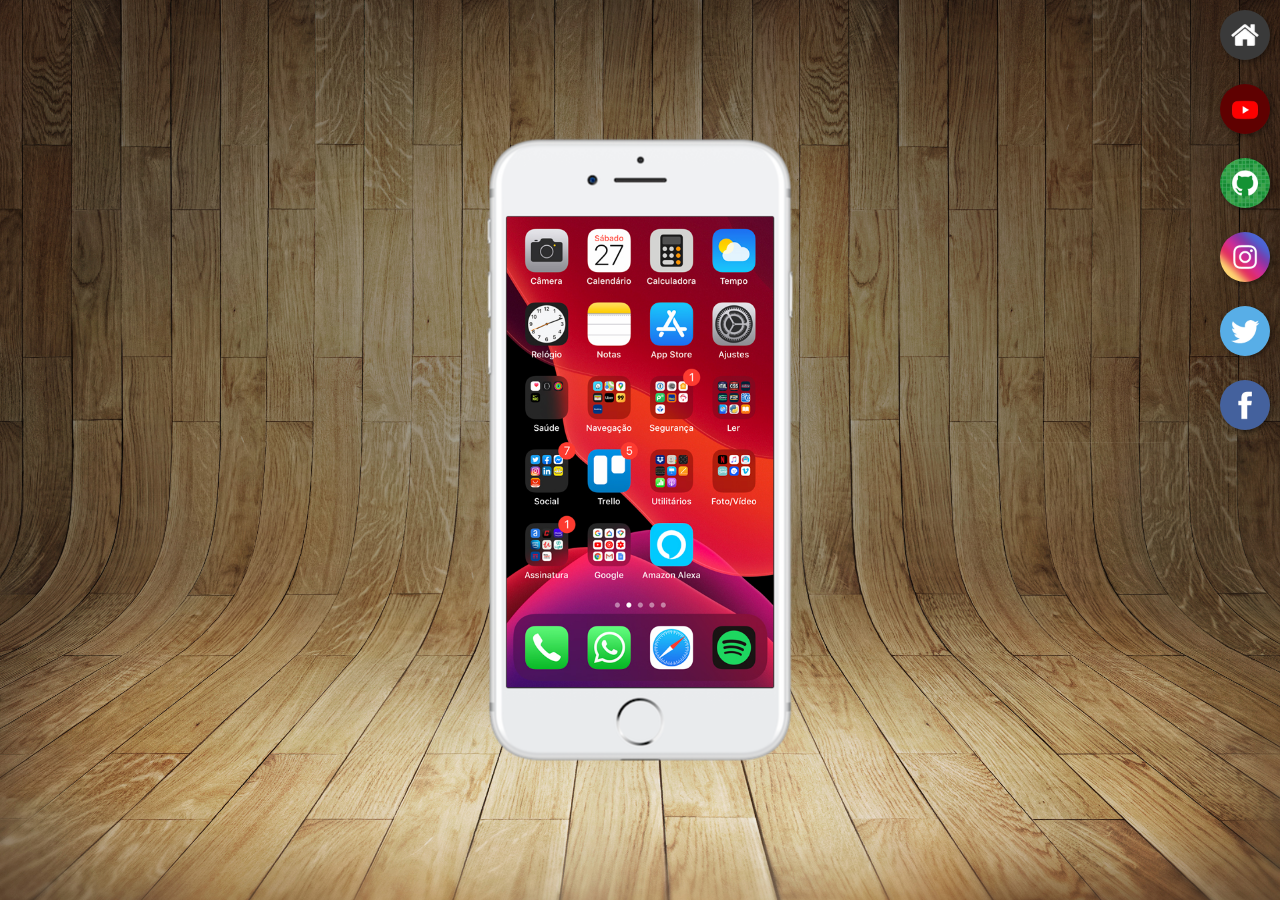
<file: index.html>
<!DOCTYPE html>
<html lang="pt-br">
<head>
    <meta charset="UTF-8">
    <meta name="viewport" content="width=device-width, initial-scale=1.0">
    <title>Projeto Redes Sociais</title>
    <link rel="shortcut icon" href="favicon.ico" type="image/x-icon">
    <link rel="stylesheet" href="estilos/style.css">
</head>
<body>
    <main>
        <section id="telefone">
            <iframe src="home.html" name="tela" id="tela" frameborder="0"></iframe>
        </section>
        <section id="redes-sociais">
            <a href="home.html" target="tela"><img src="imagens/logo-home.jpg" alt="home"></a><br>
            <a href="youtube.html" target="tela"><img src="imagens/logo-youtube.jpg" alt="Youtube"></a><br>
            <a href="github.html" target="tela"><img src="imagens/logo-github.jpg" alt="GitHub"></a><br>
            <a href="instagram.html" target="tela"><img src="imagens/logo-instagram.jpg" alt="Instagram"></a><br>
            <a href="twitter.html" target="tela"><img src="imagens/logo-twitter.jpg" alt="Twitter"></a><br>
            <a href="facebook.html" target="tela"><img src="imagens/logo-facebook.jpg" alt="Facebook"></a><br>
        </section>
    </main>
</body>
</html>
</file>
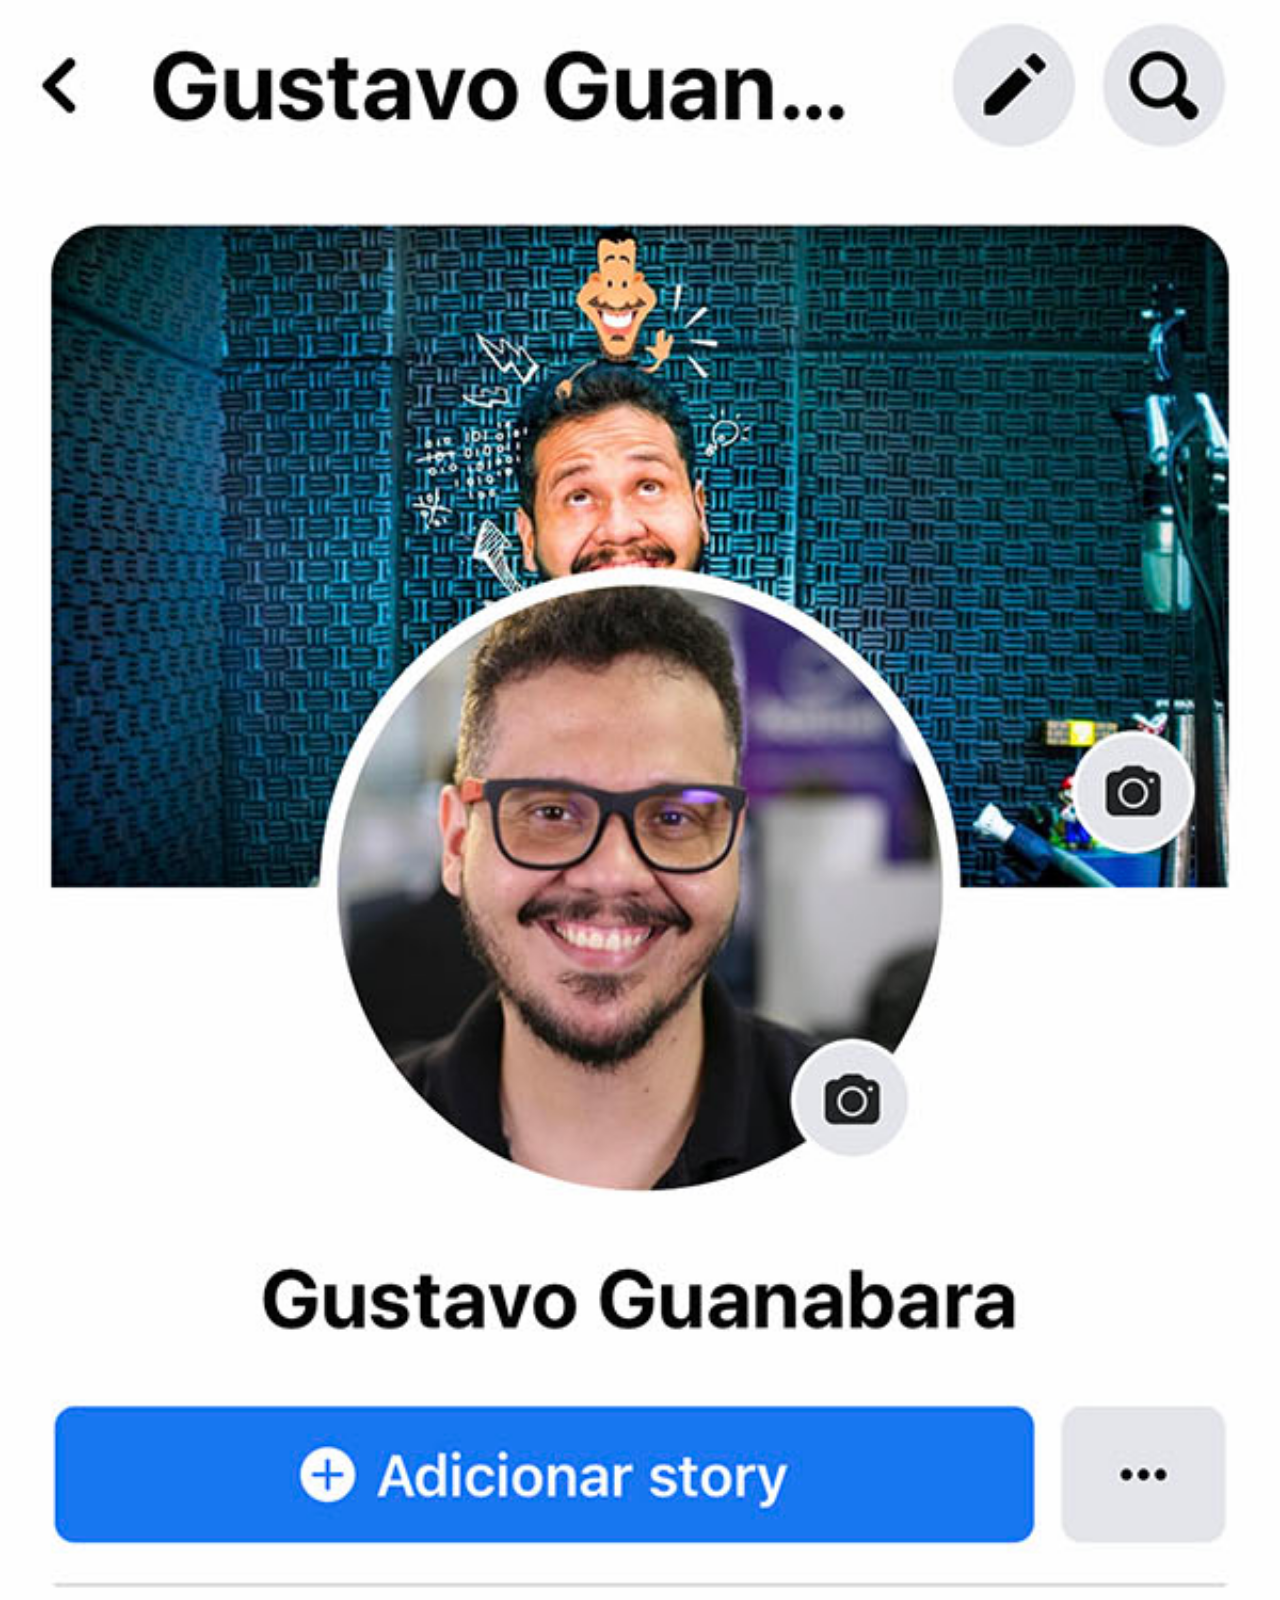
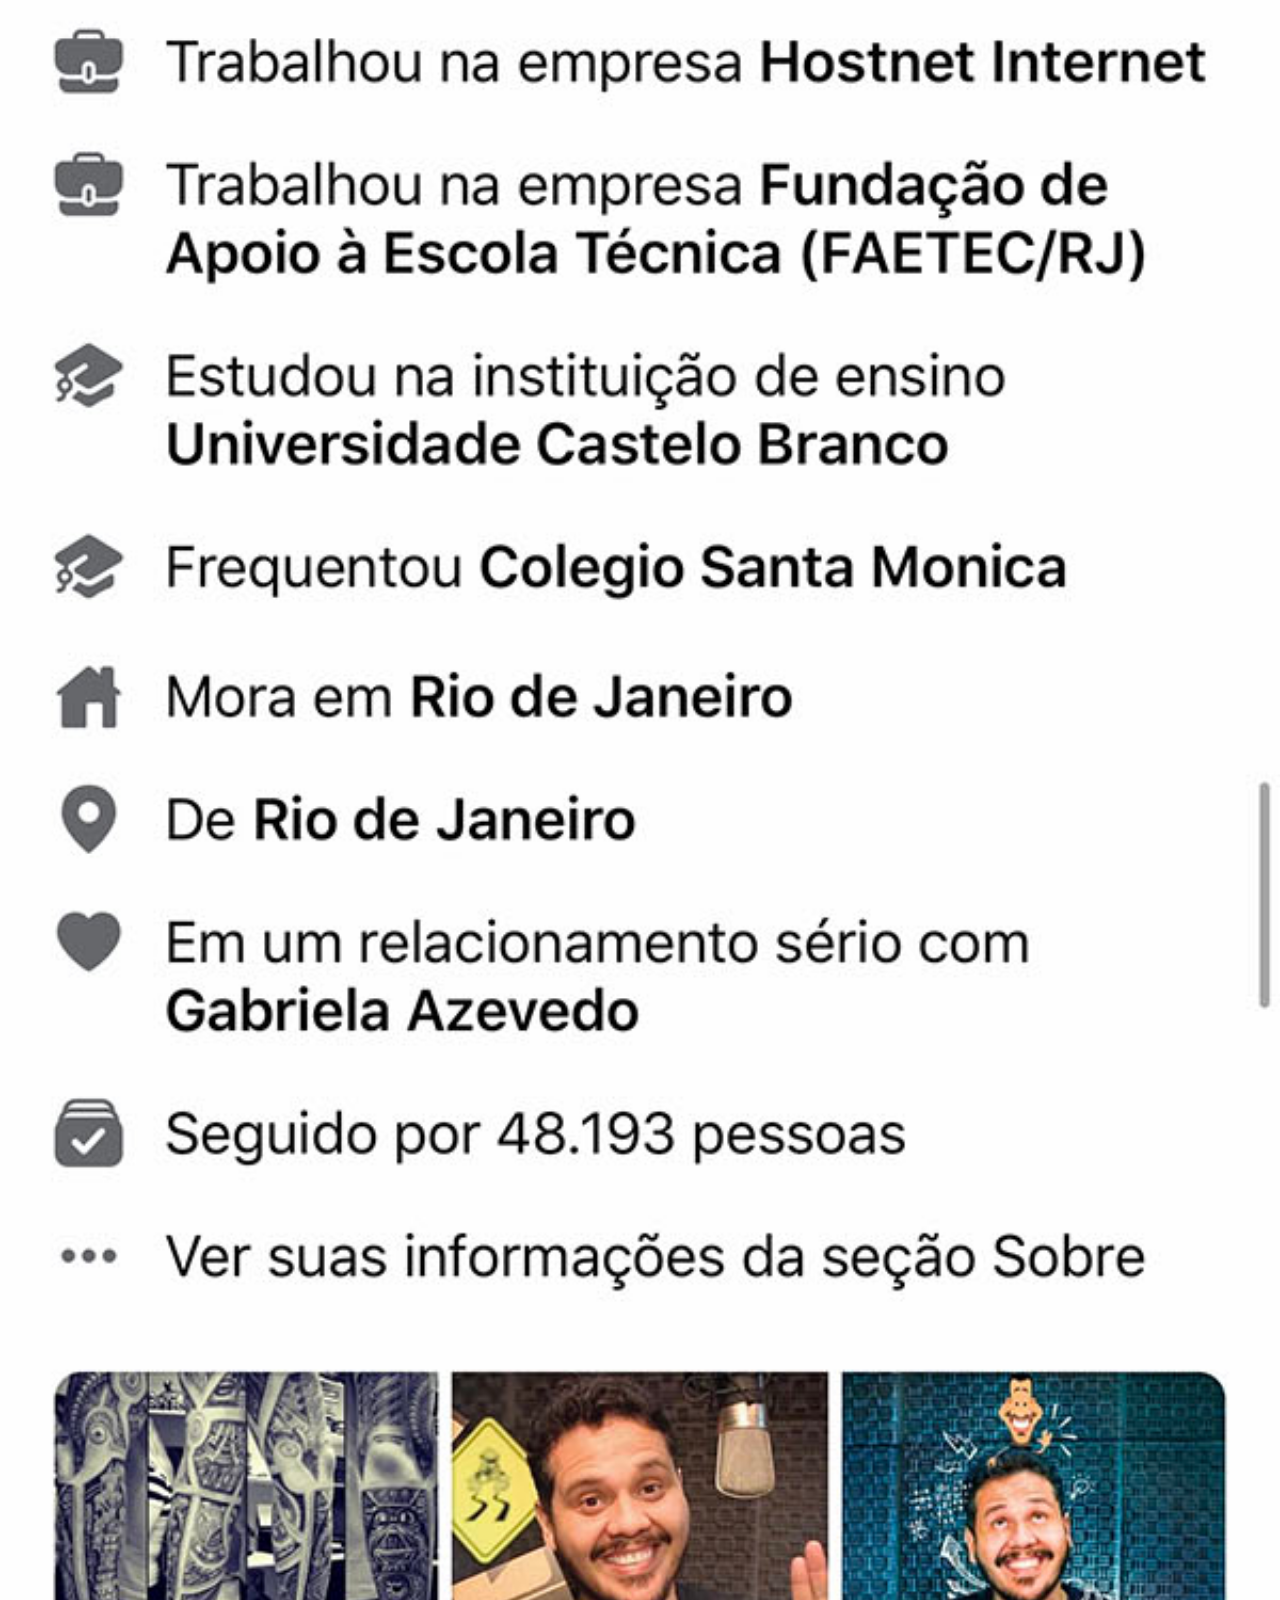
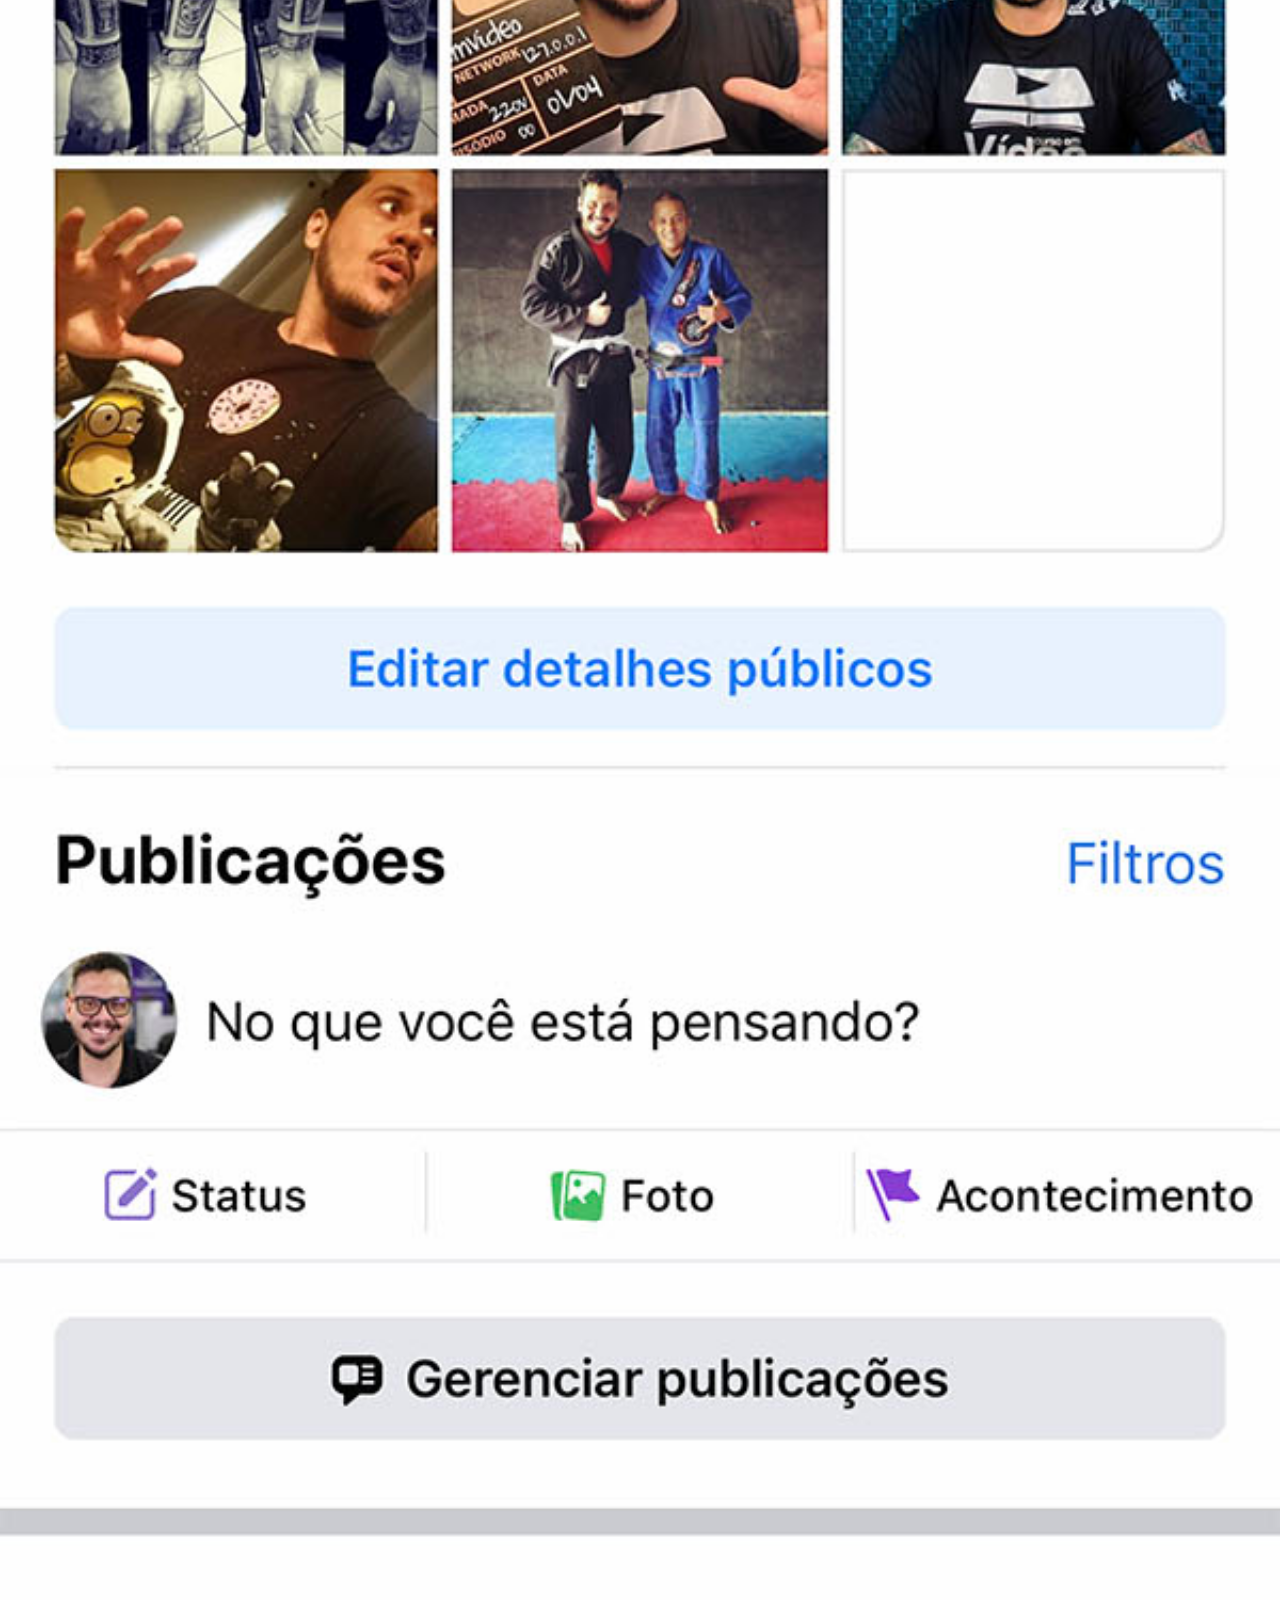
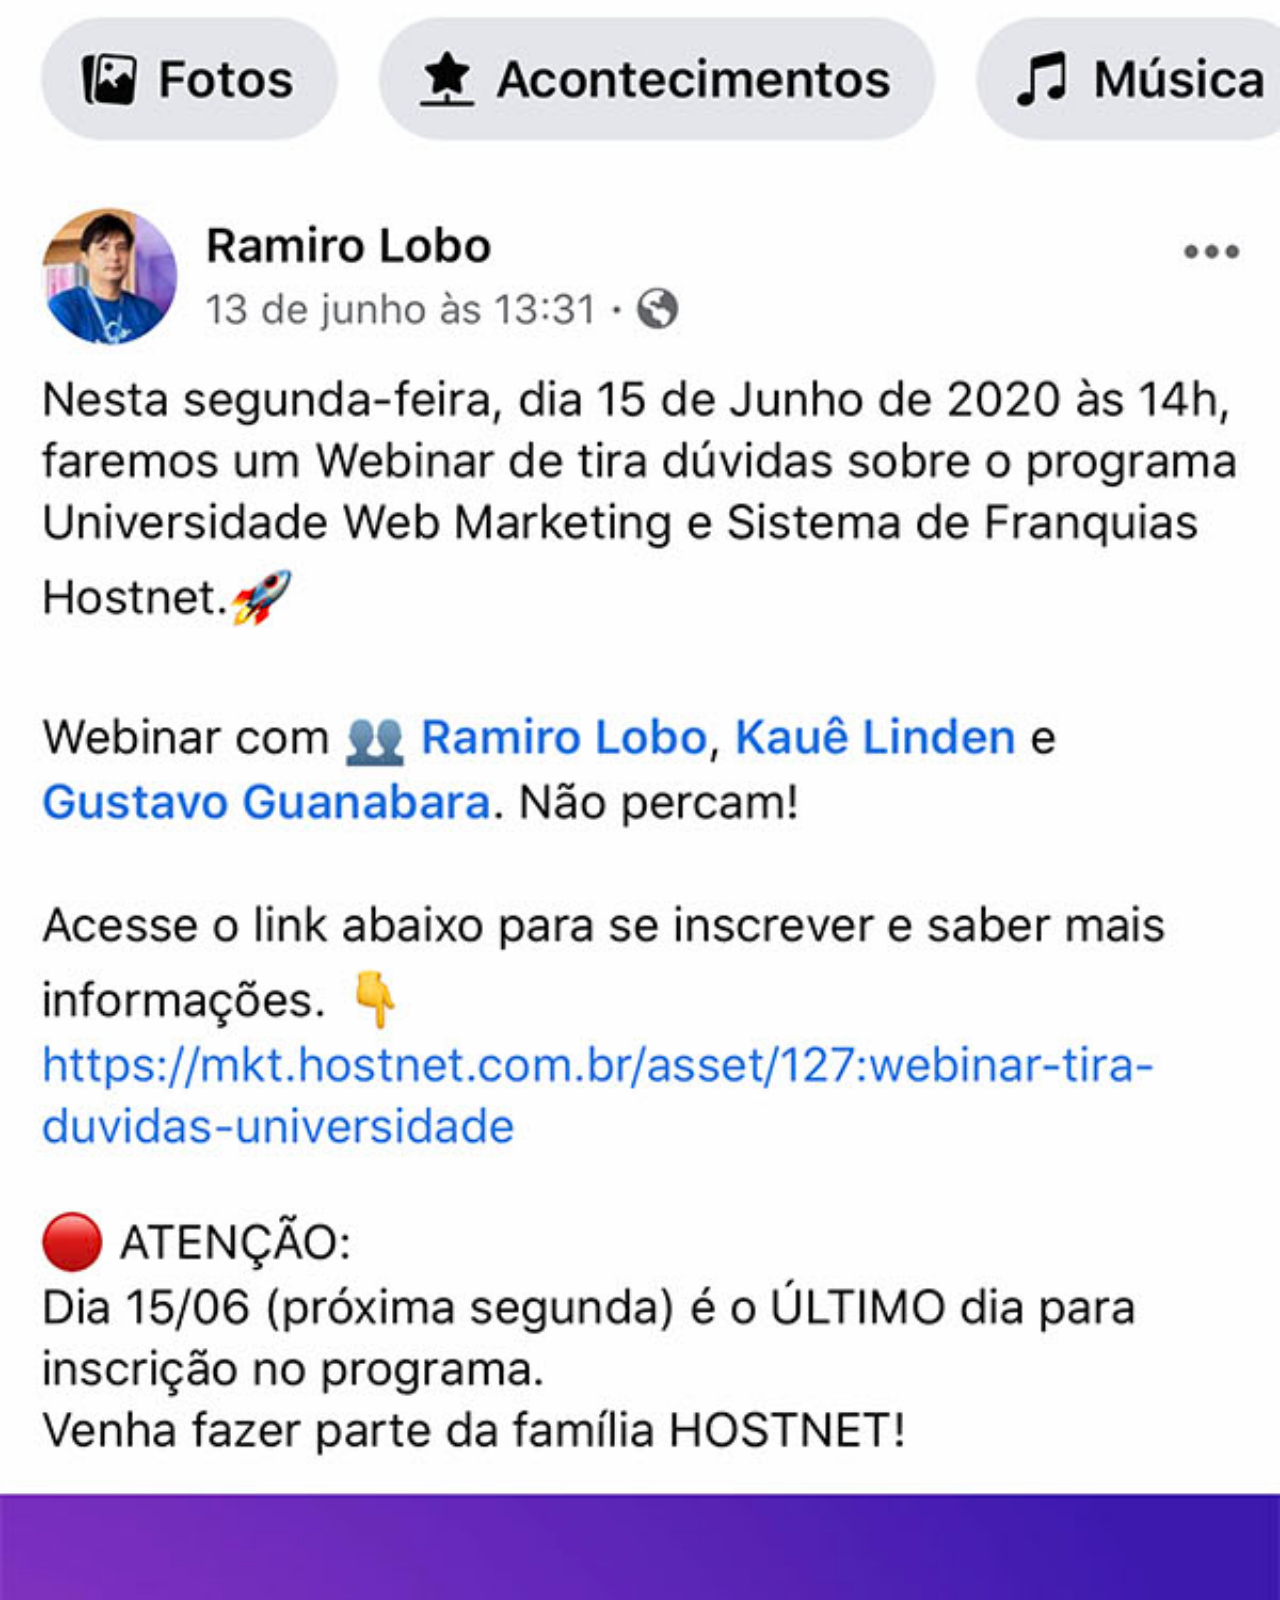
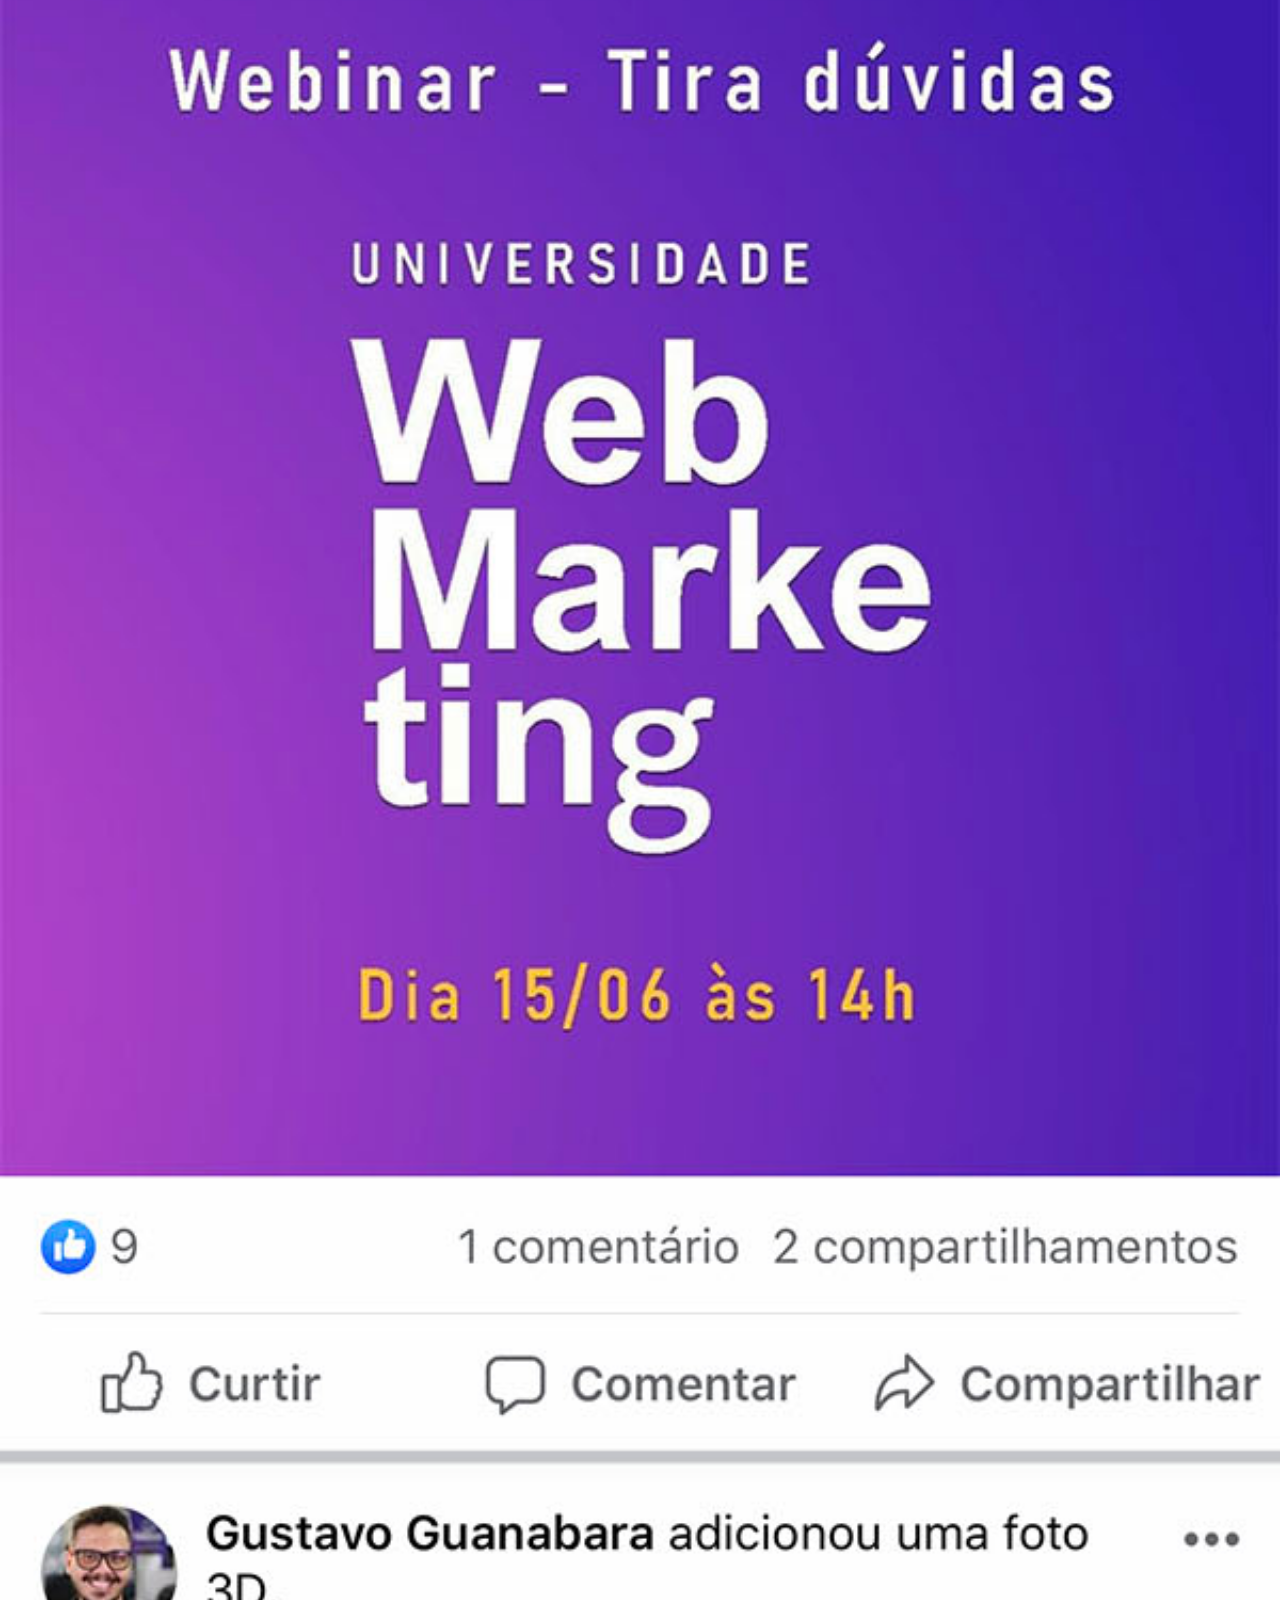
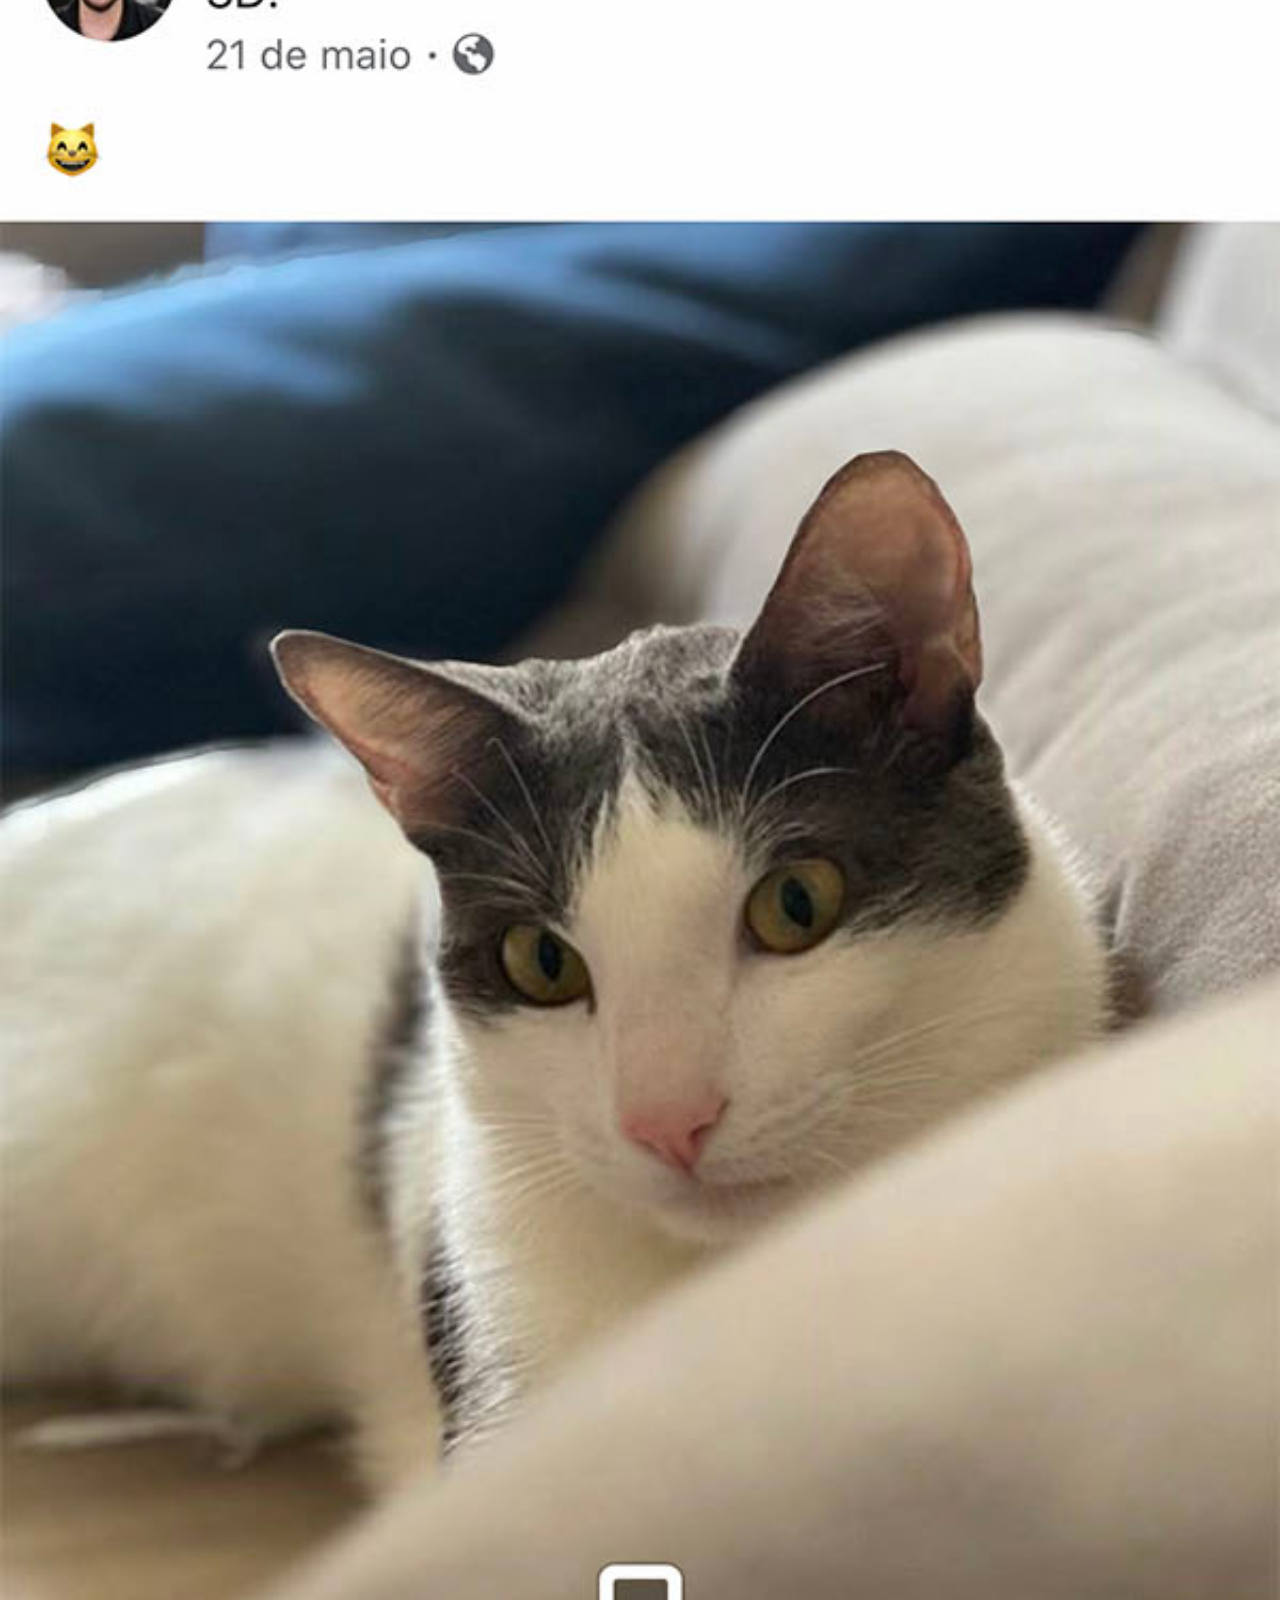
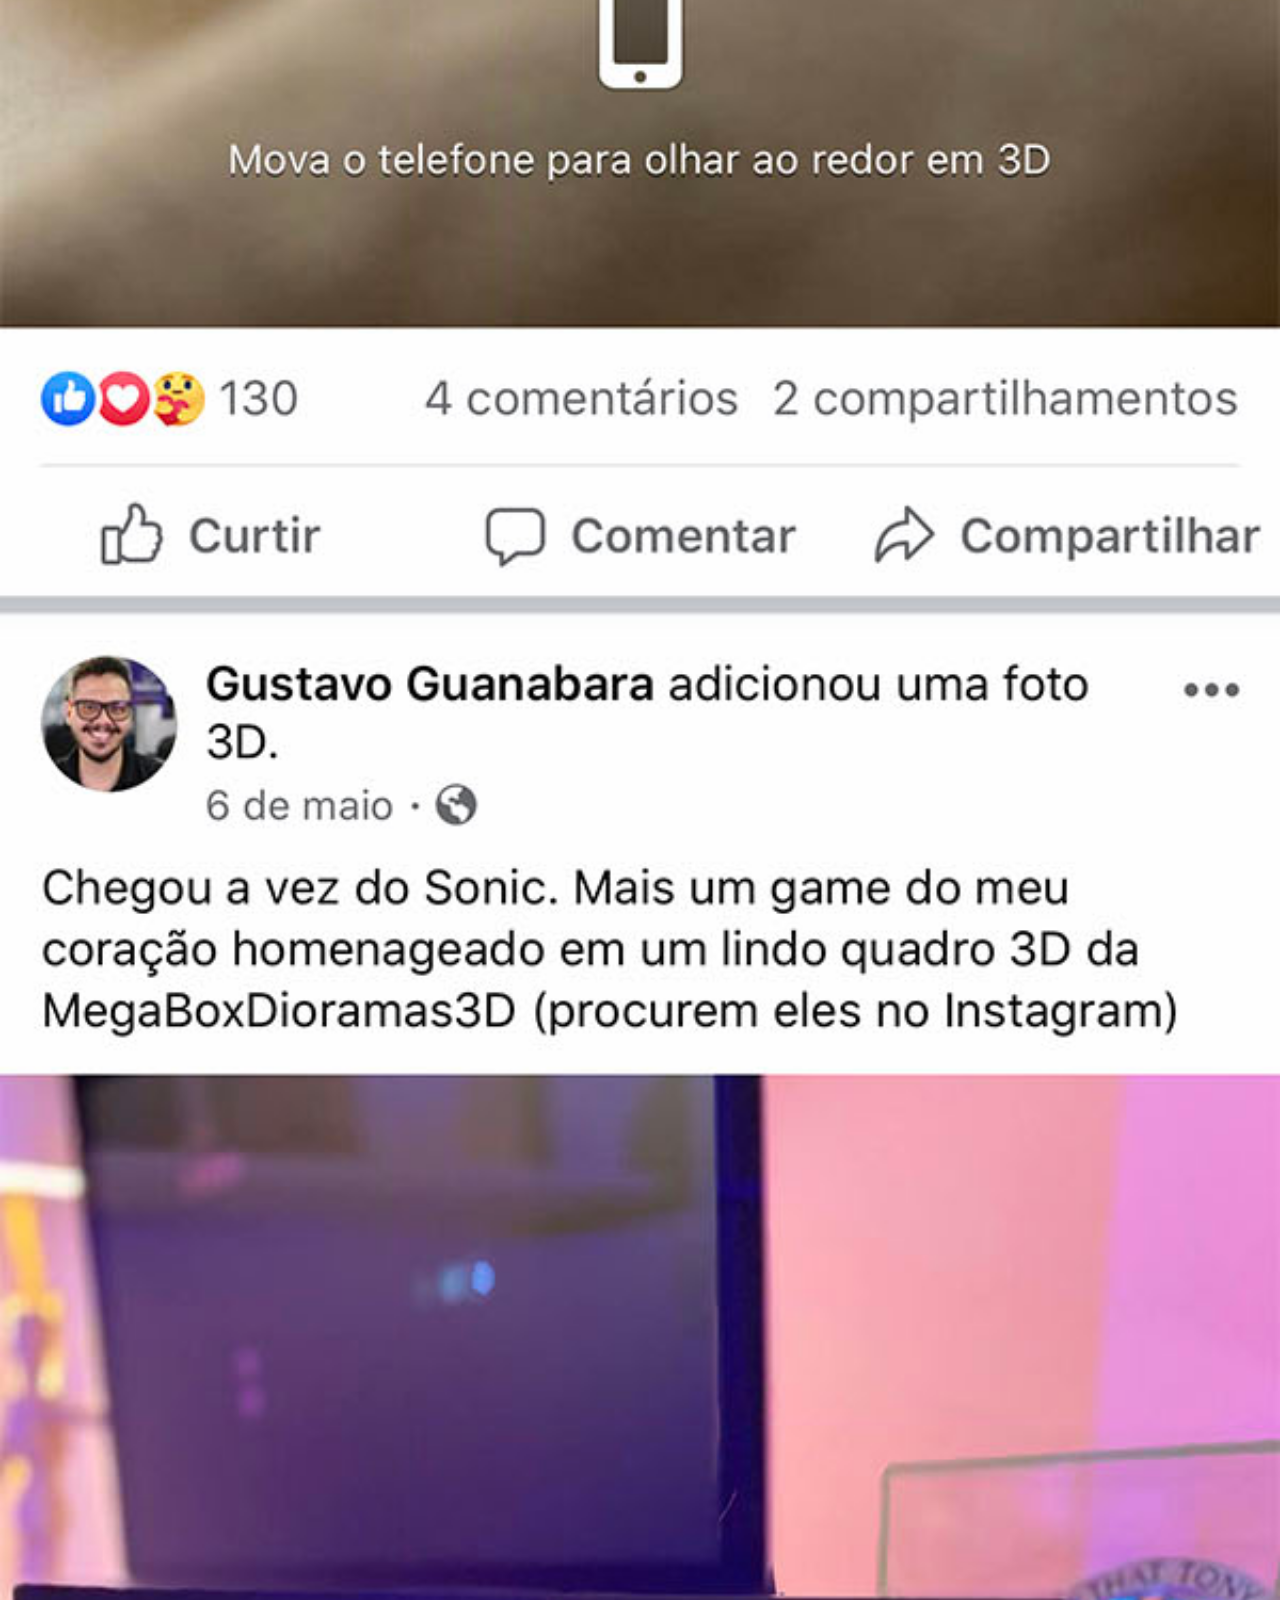
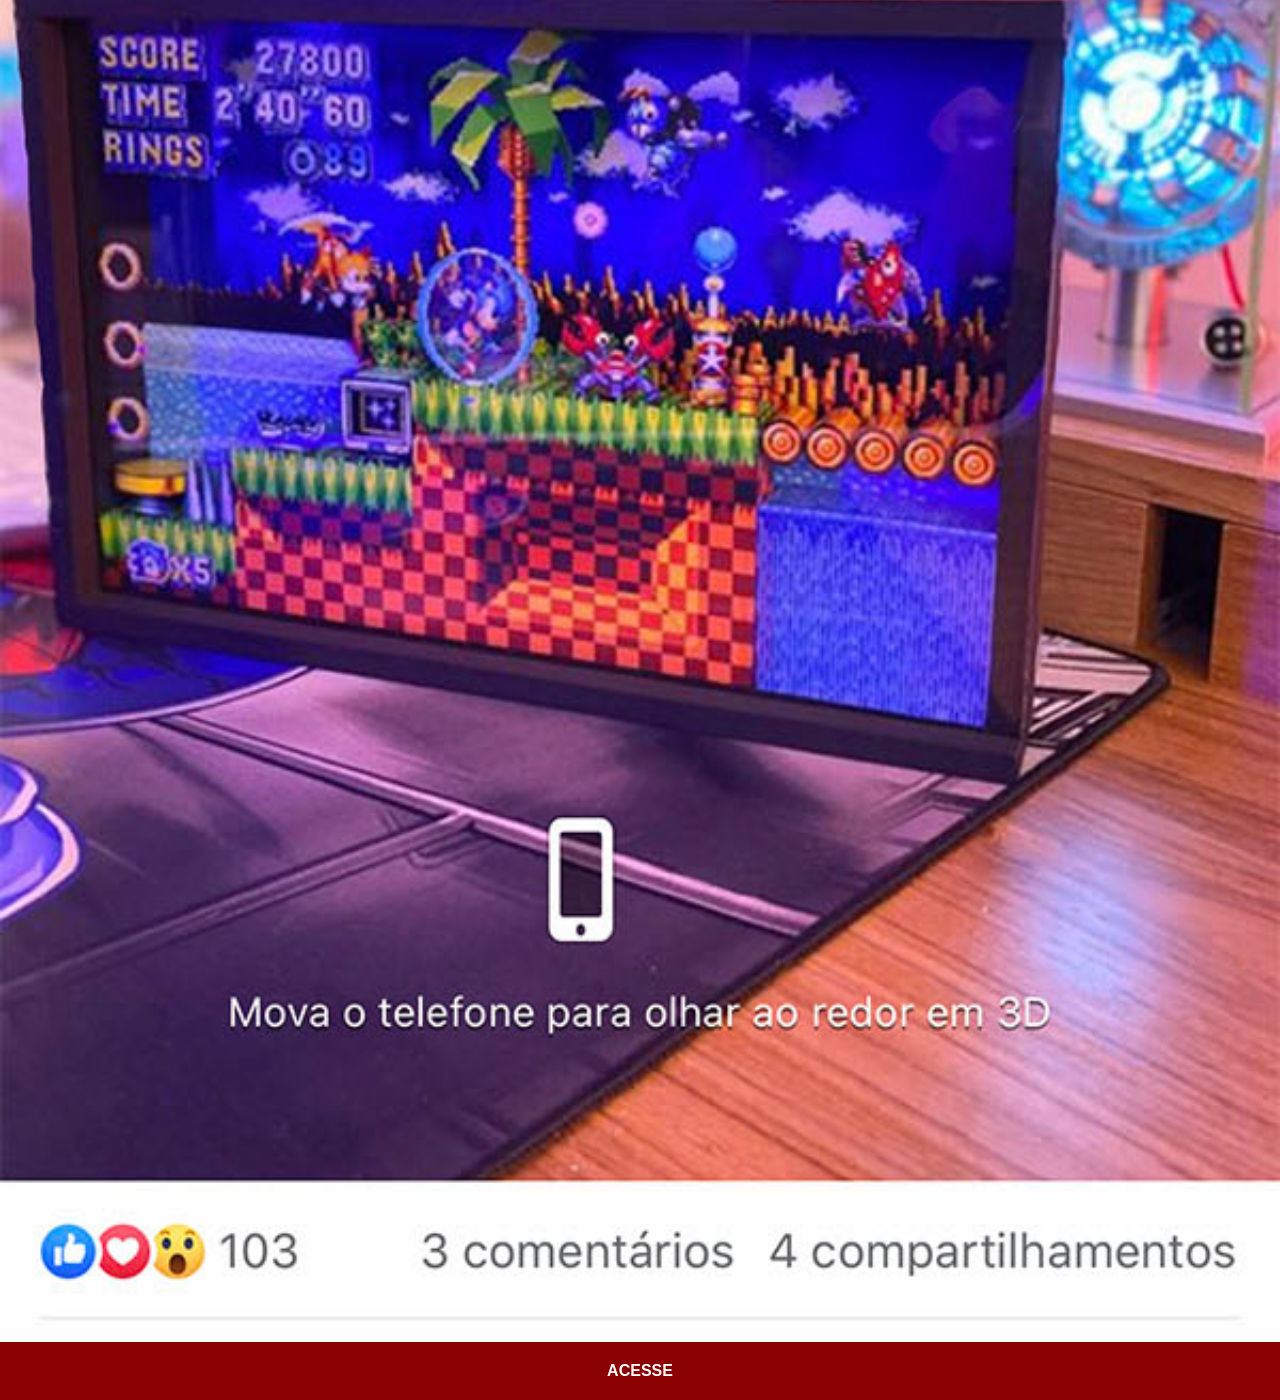
<file: facebook.html>
<!DOCTYPE html>
<html lang="pt-br">
<head>
    <meta charset="UTF-8">
    <meta name="viewport" content="width=device-width, initial-scale=1.0">
    <title>Facebook</title>
    <link rel="stylesheet" href="estilos/social.css">
</head>
<body>
    <img src="imagens/tela-facebook.jpg" alt="Facebook">
    <a href="#" target="_blank">ACESSE</a>
</body>
</html>
</file>
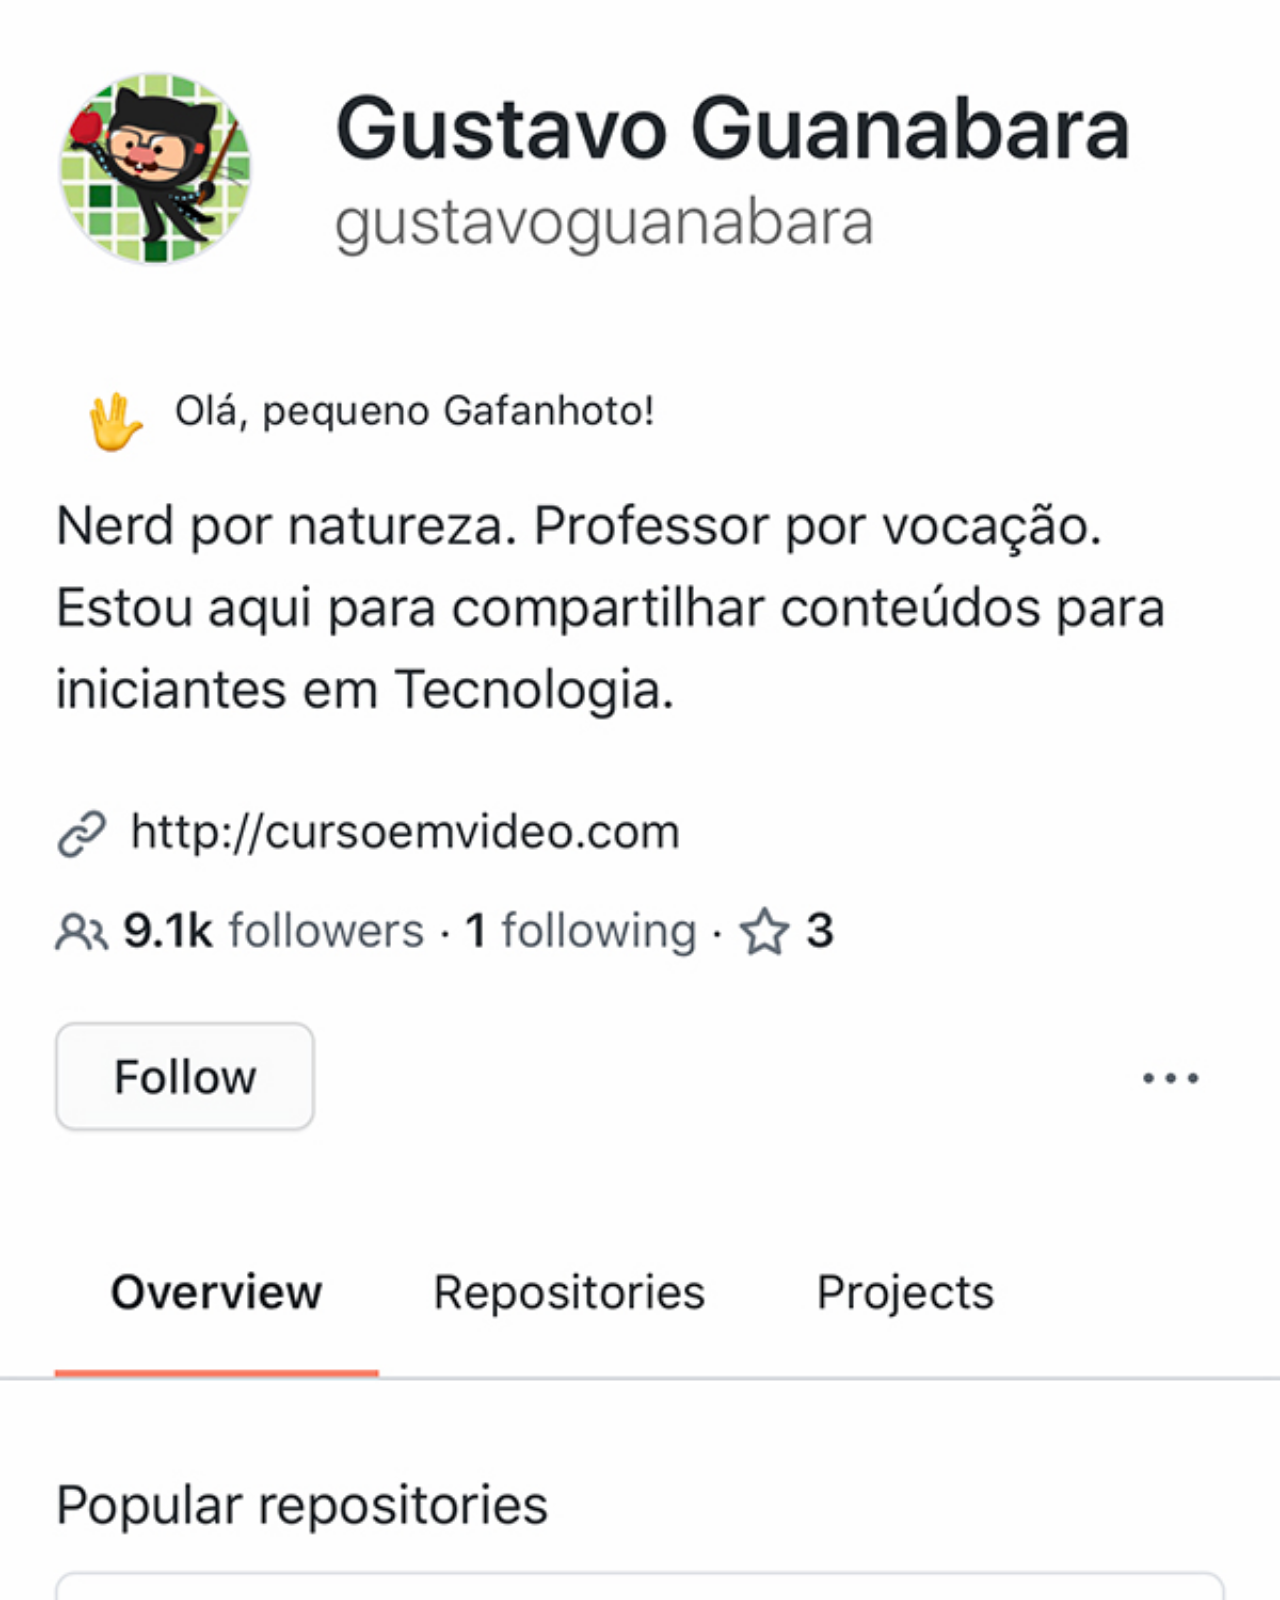
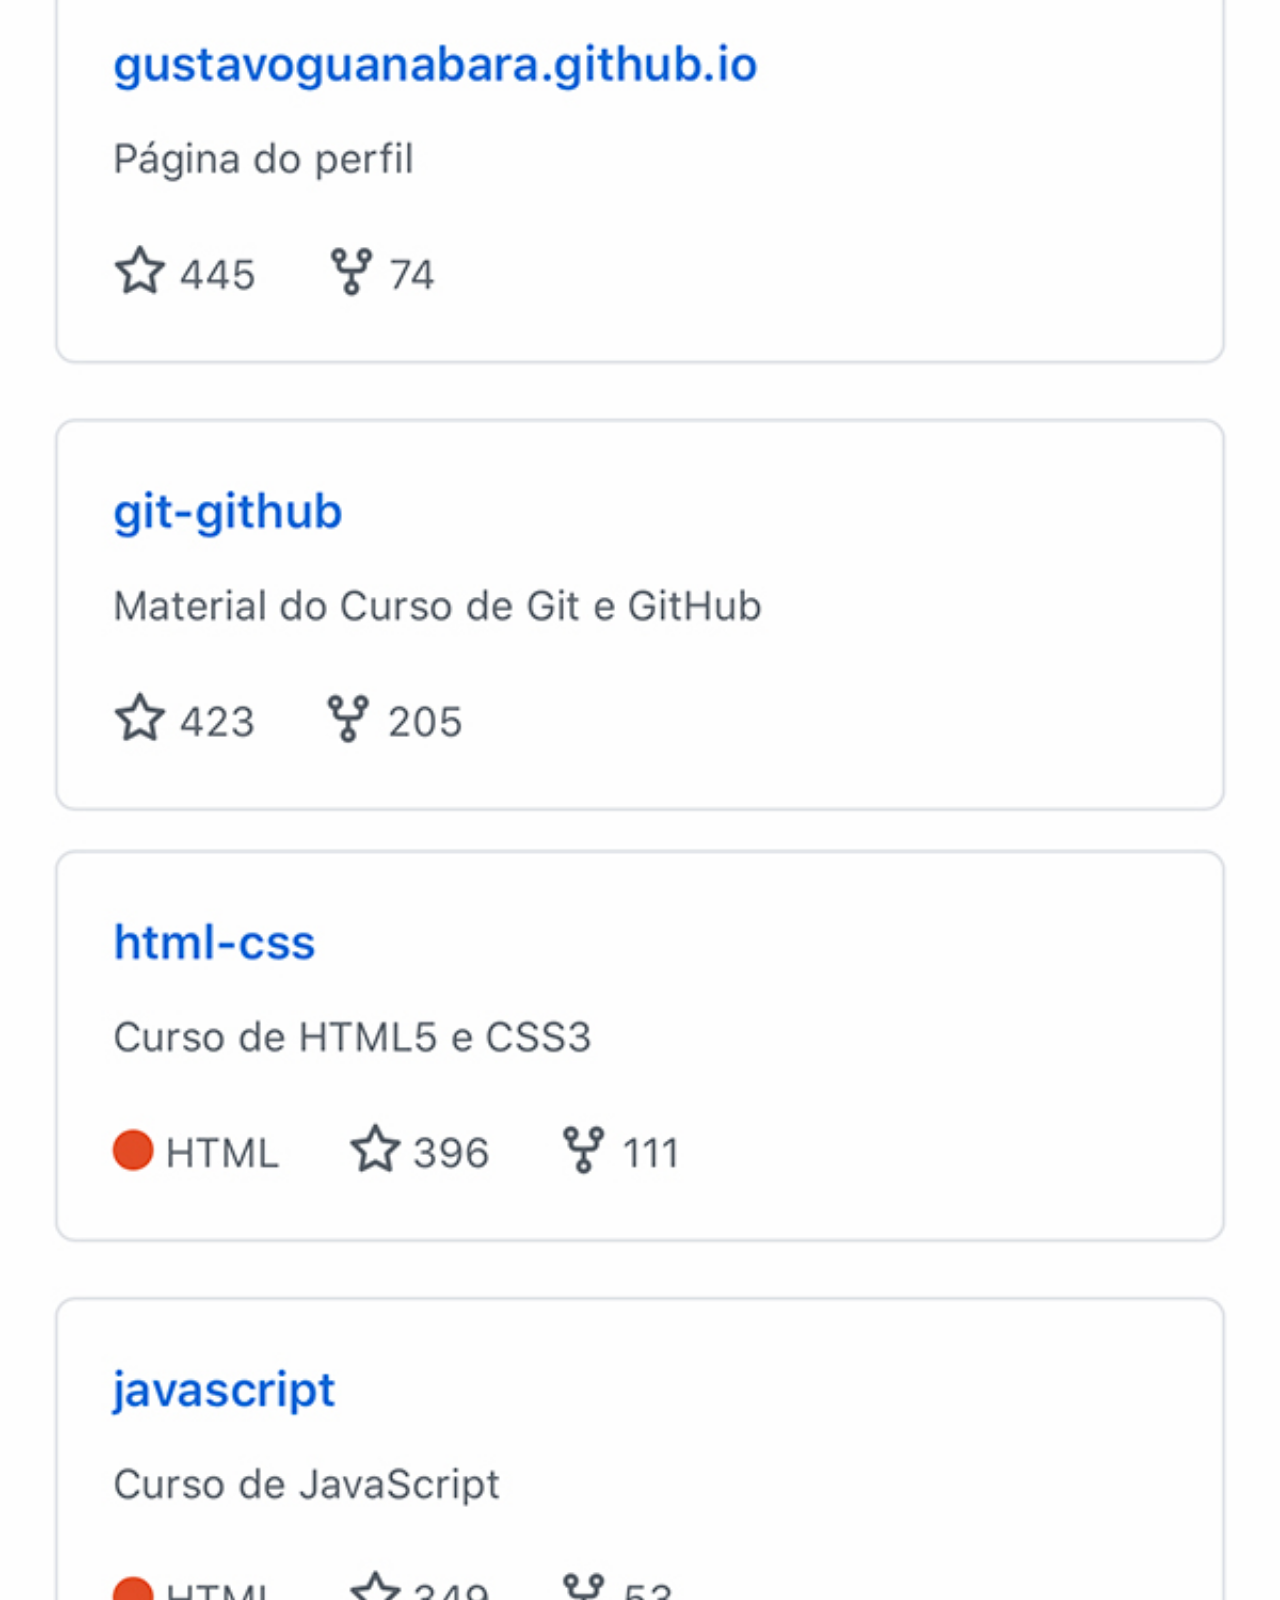
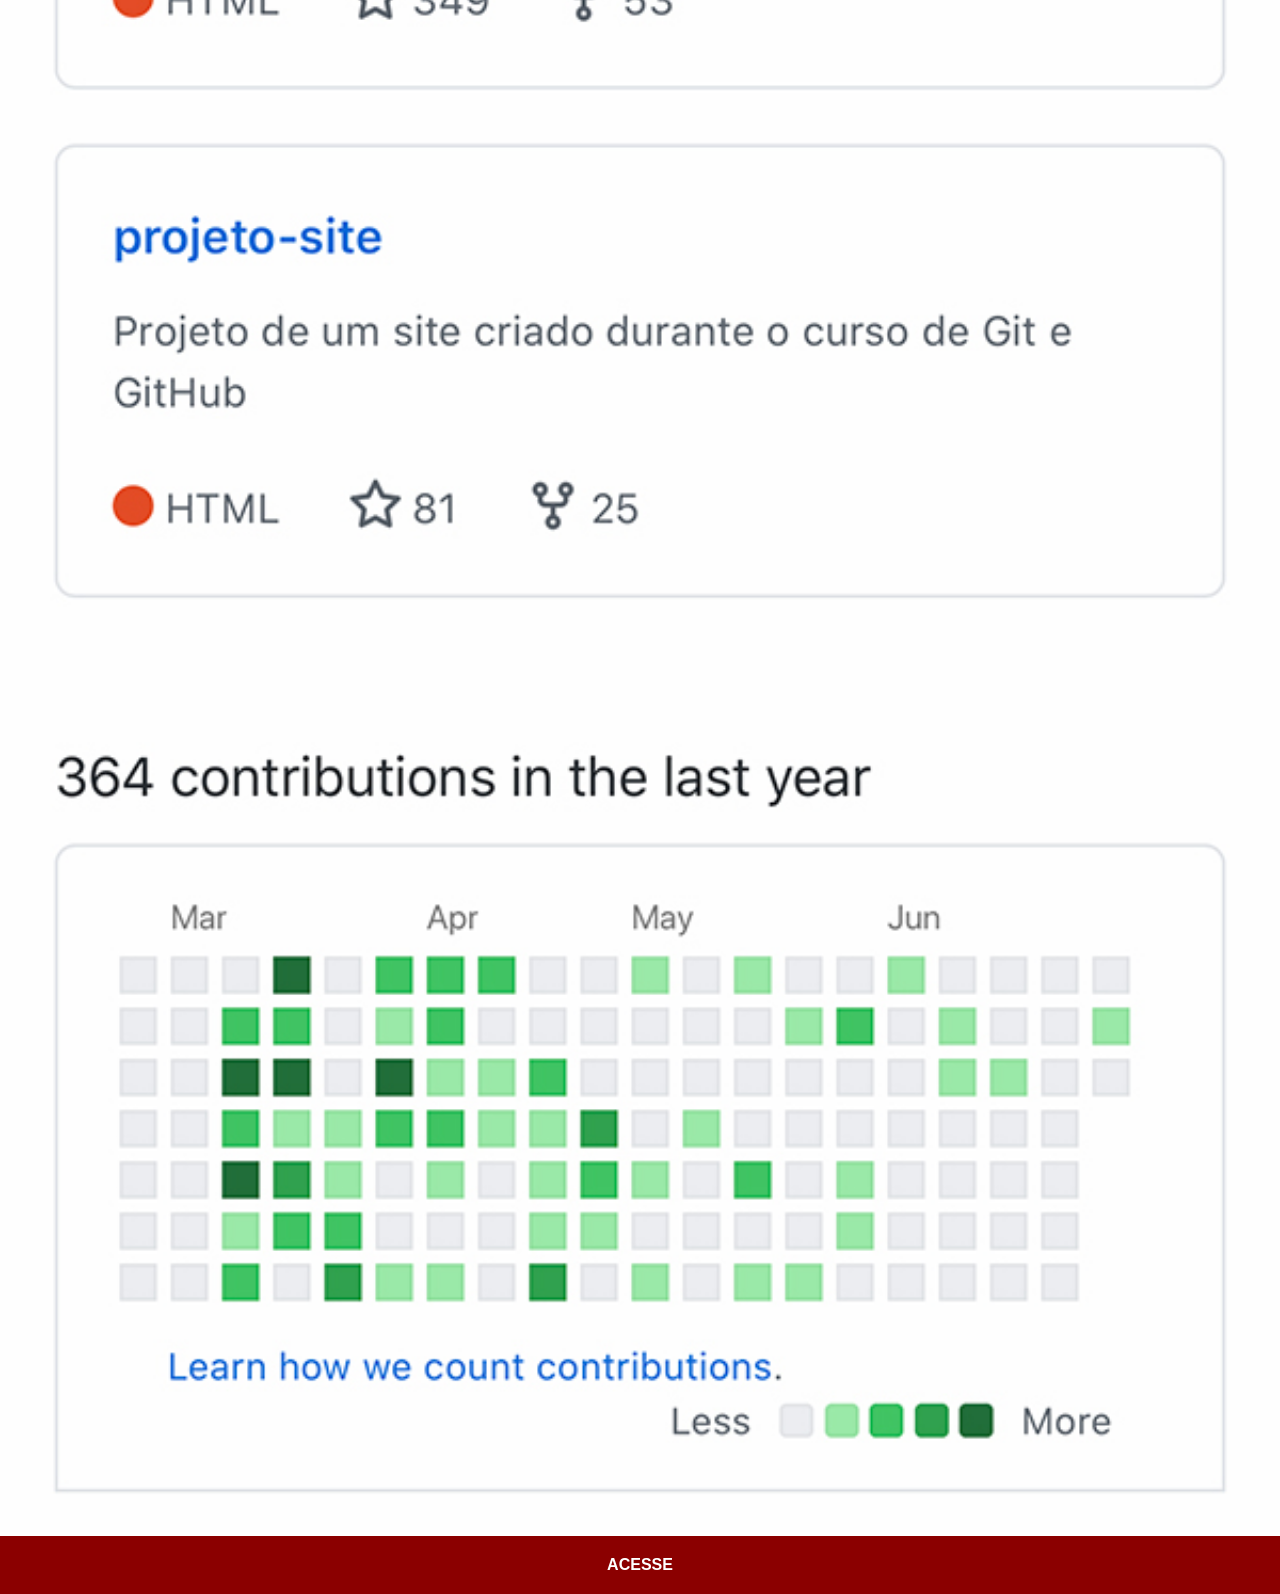
<file: github.html>
<!DOCTYPE html>
<html lang="pt-br">
<head>
    <meta charset="UTF-8">
    <meta name="viewport" content="width=device-width, initial-scale=1.0">
    <title>GitHub</title>
    <link rel="stylesheet" href="estilos/social.css">
</head>
<body>
    <img src="imagens/tela-github.jpg" alt="GitHub">
    <a href="https://github.com/joaolinsdev" target="_blank">ACESSE</a>
</body>
</html>
</file>
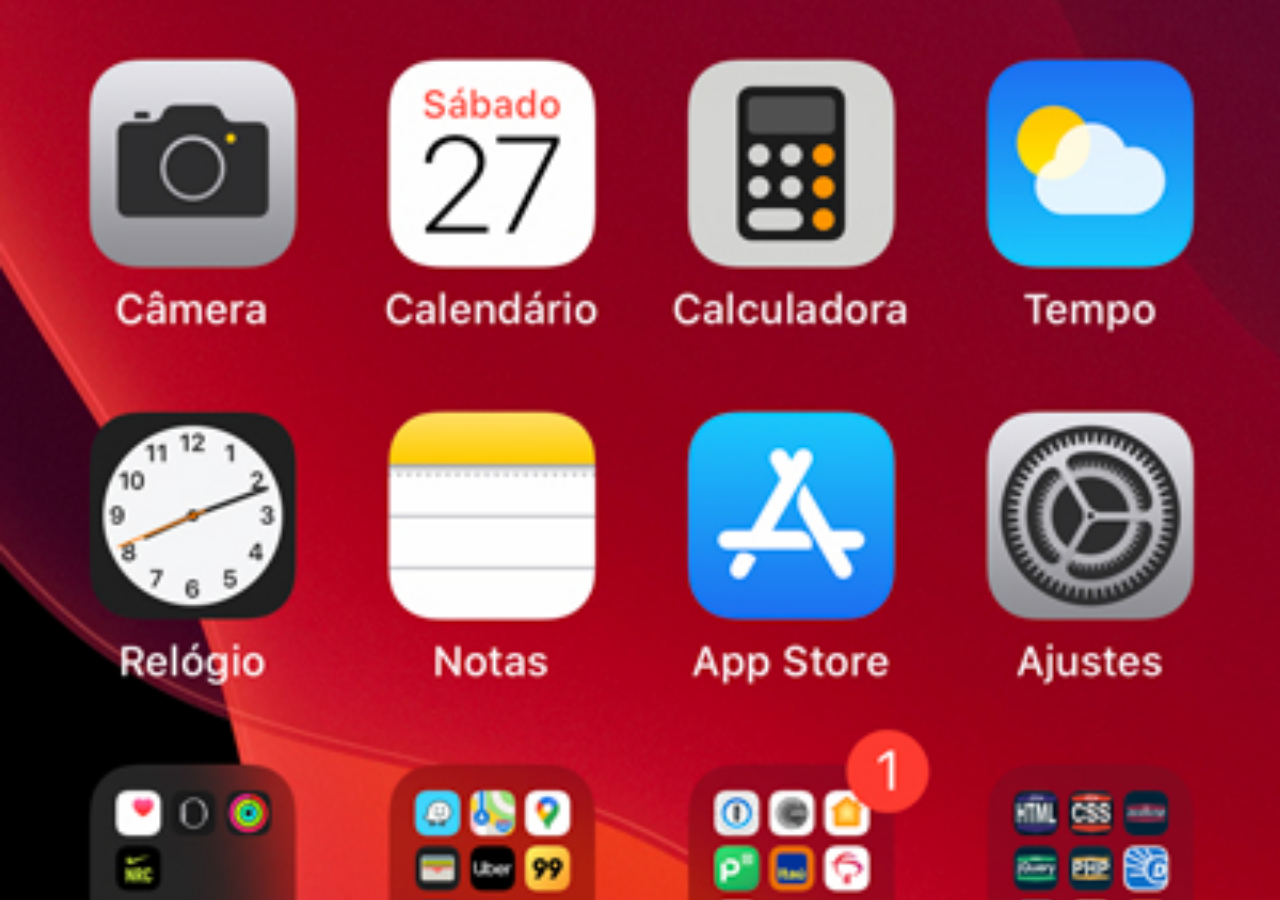
<file: home.html>
<!DOCTYPE html>
<html lang="pt-br">
<head>
    <meta charset="UTF-8">
    <meta name="viewport" content="width=device-width, initial-scale=1.0">
    <title>Home</title>
    <style>
        * {
            margin: 0px;
            padding: 0px;
        }

        body {
            width: 100vw;
            height: 100vh;
            background: black url('imagens/tela-home.jpg') no-repeat top center;
            background-size: cover;
        }
    </style>
</head>
<body>
</body>
</html>
</file>
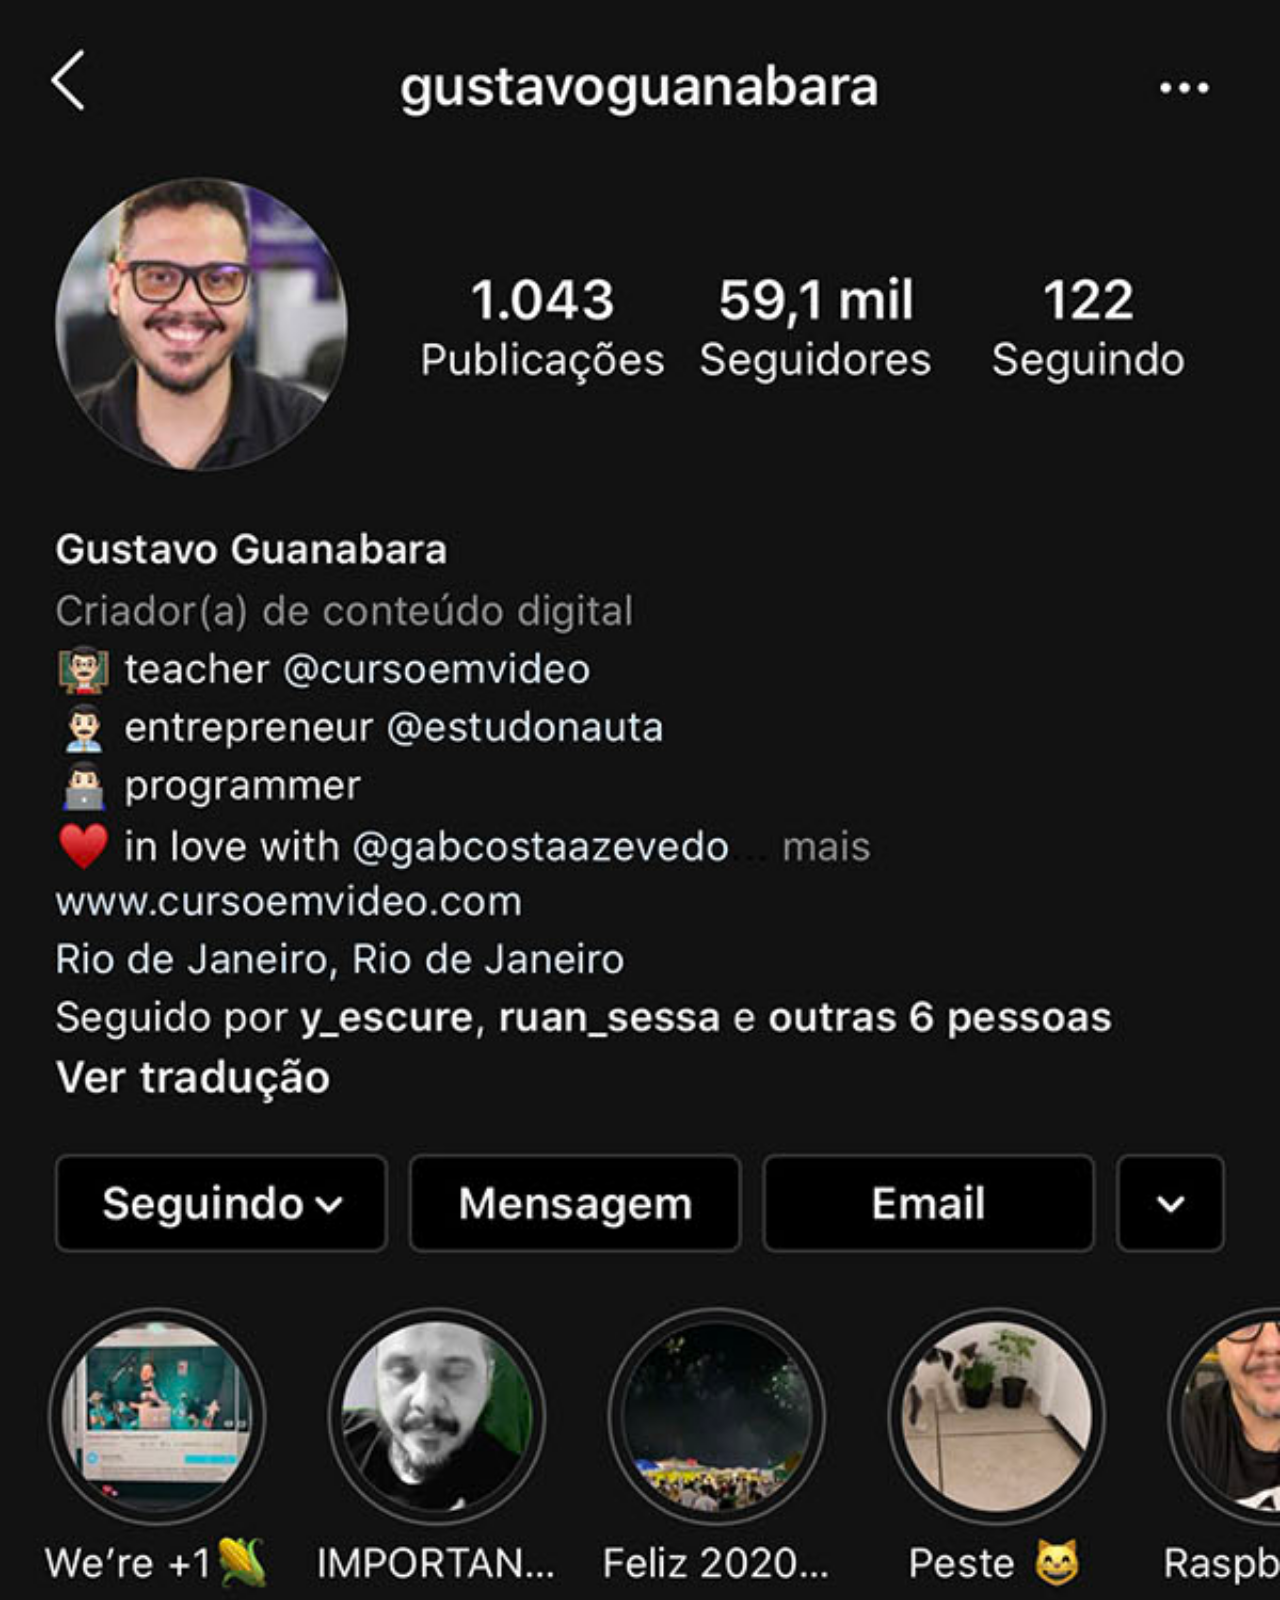
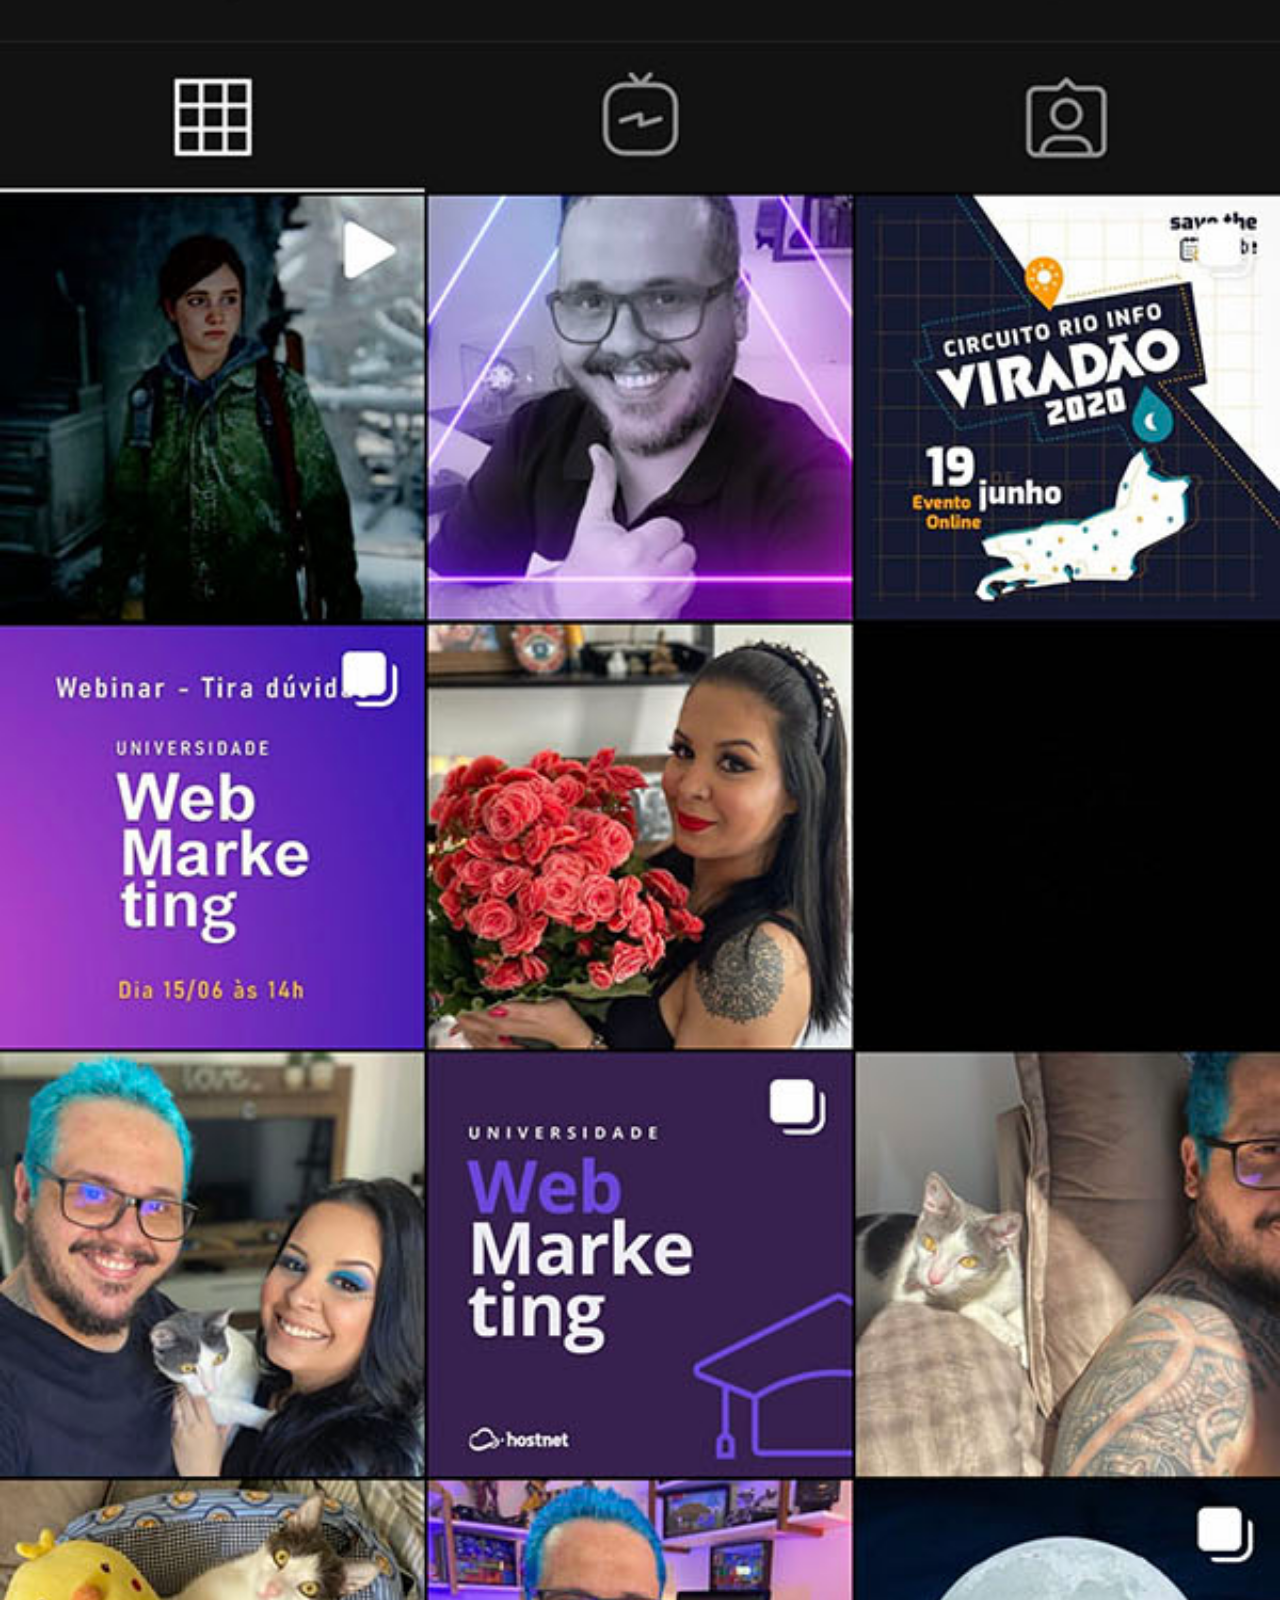
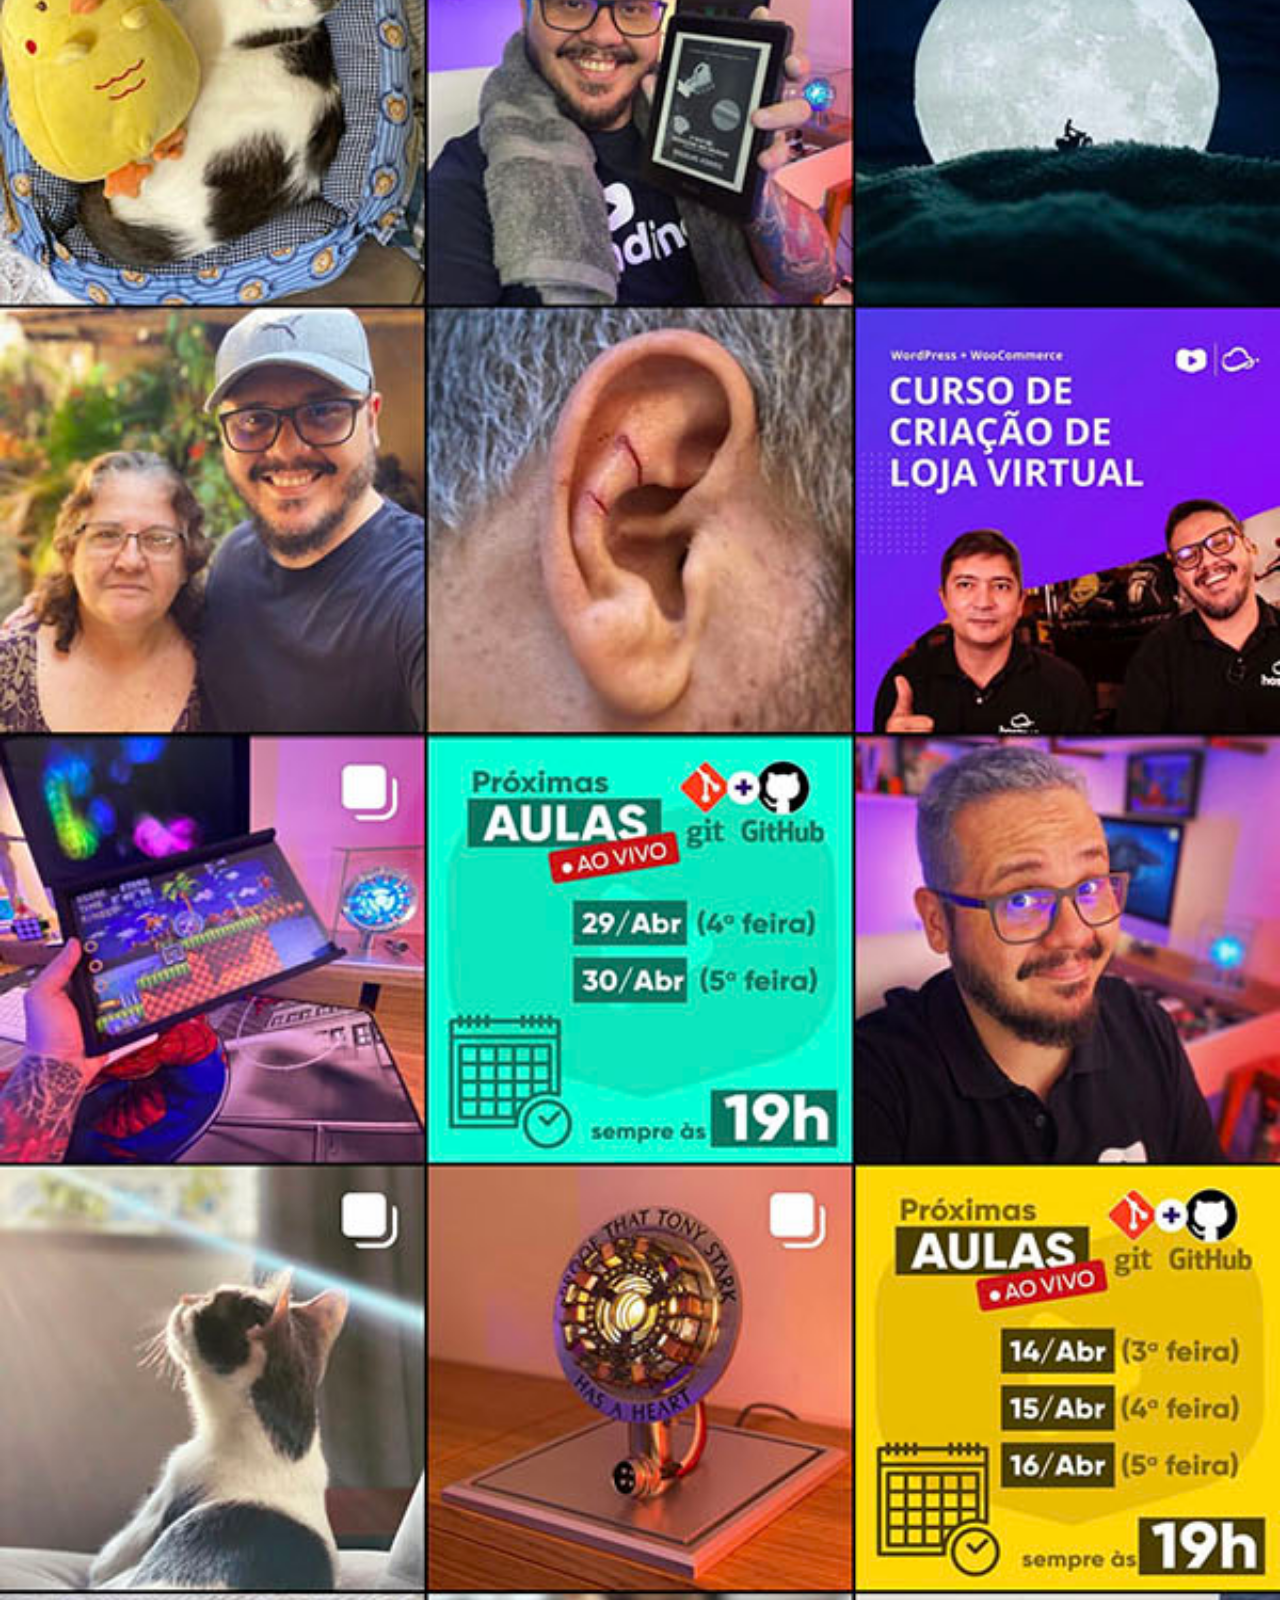
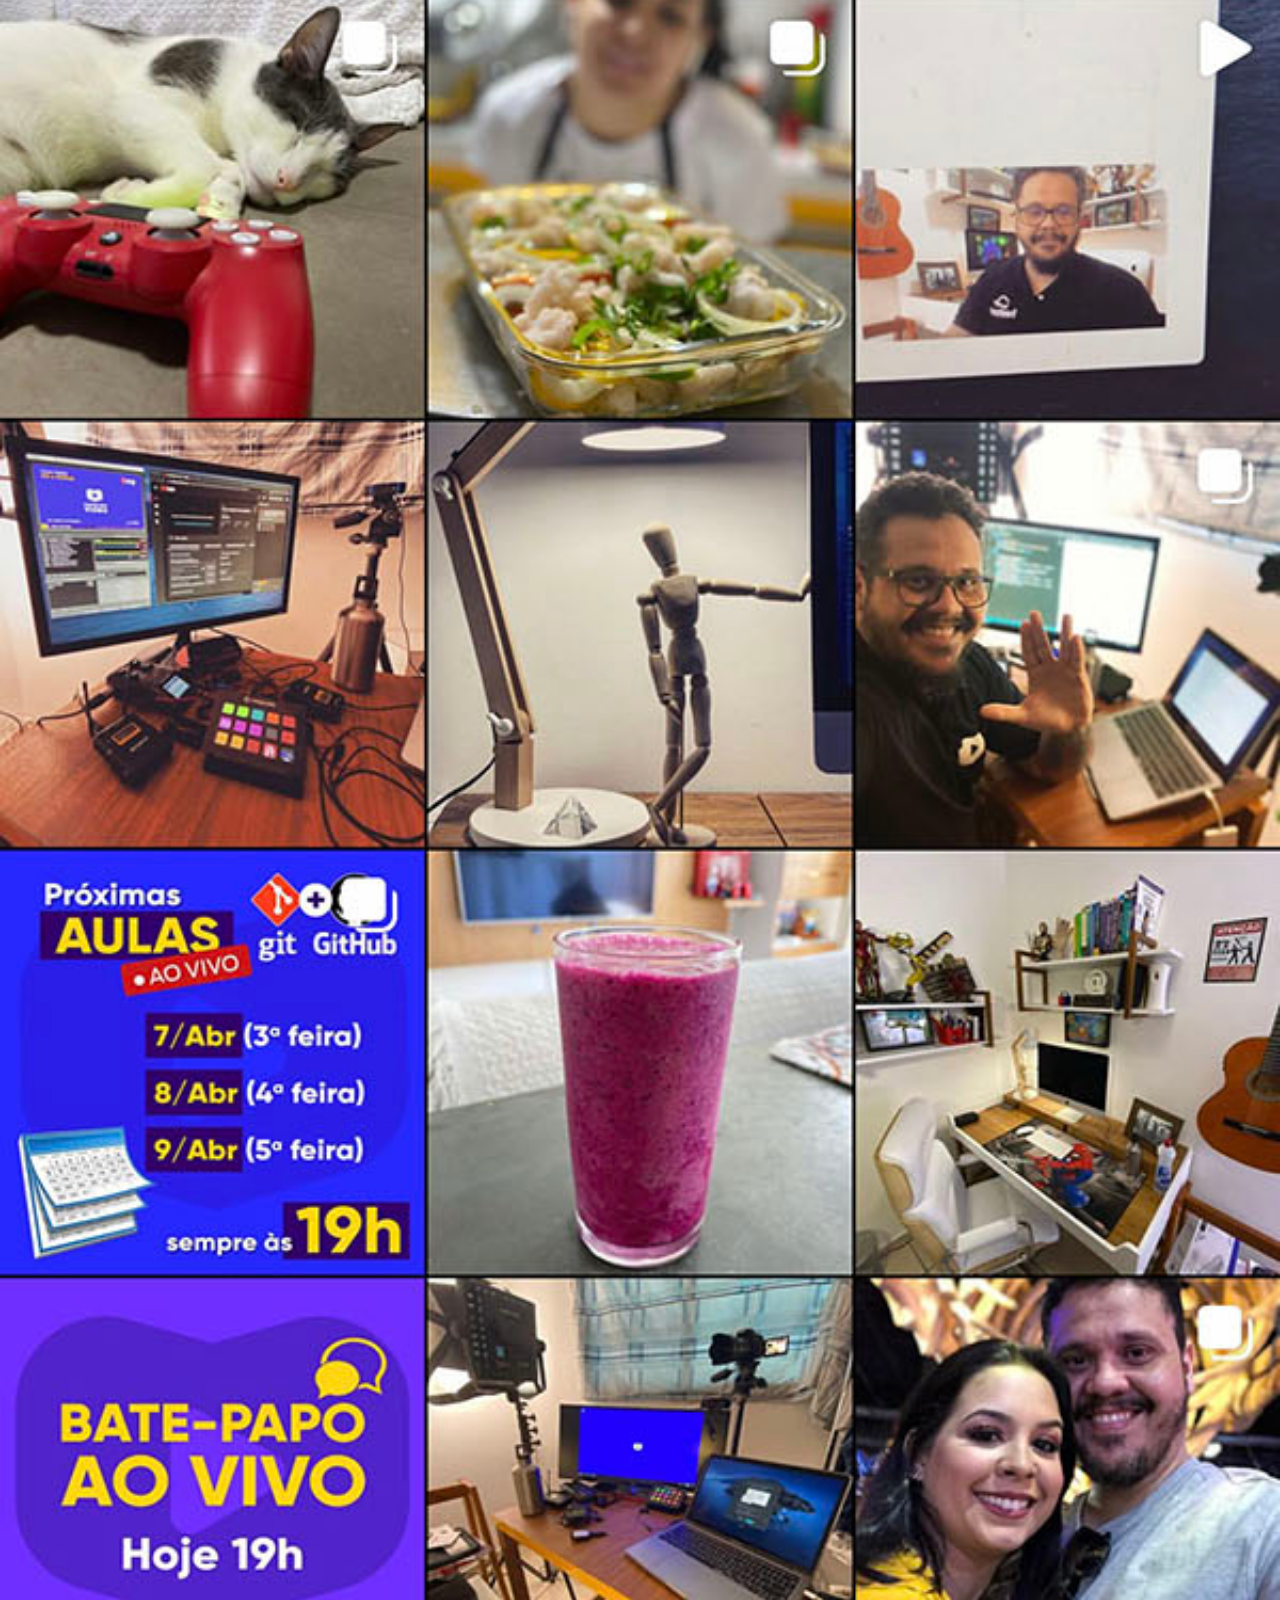
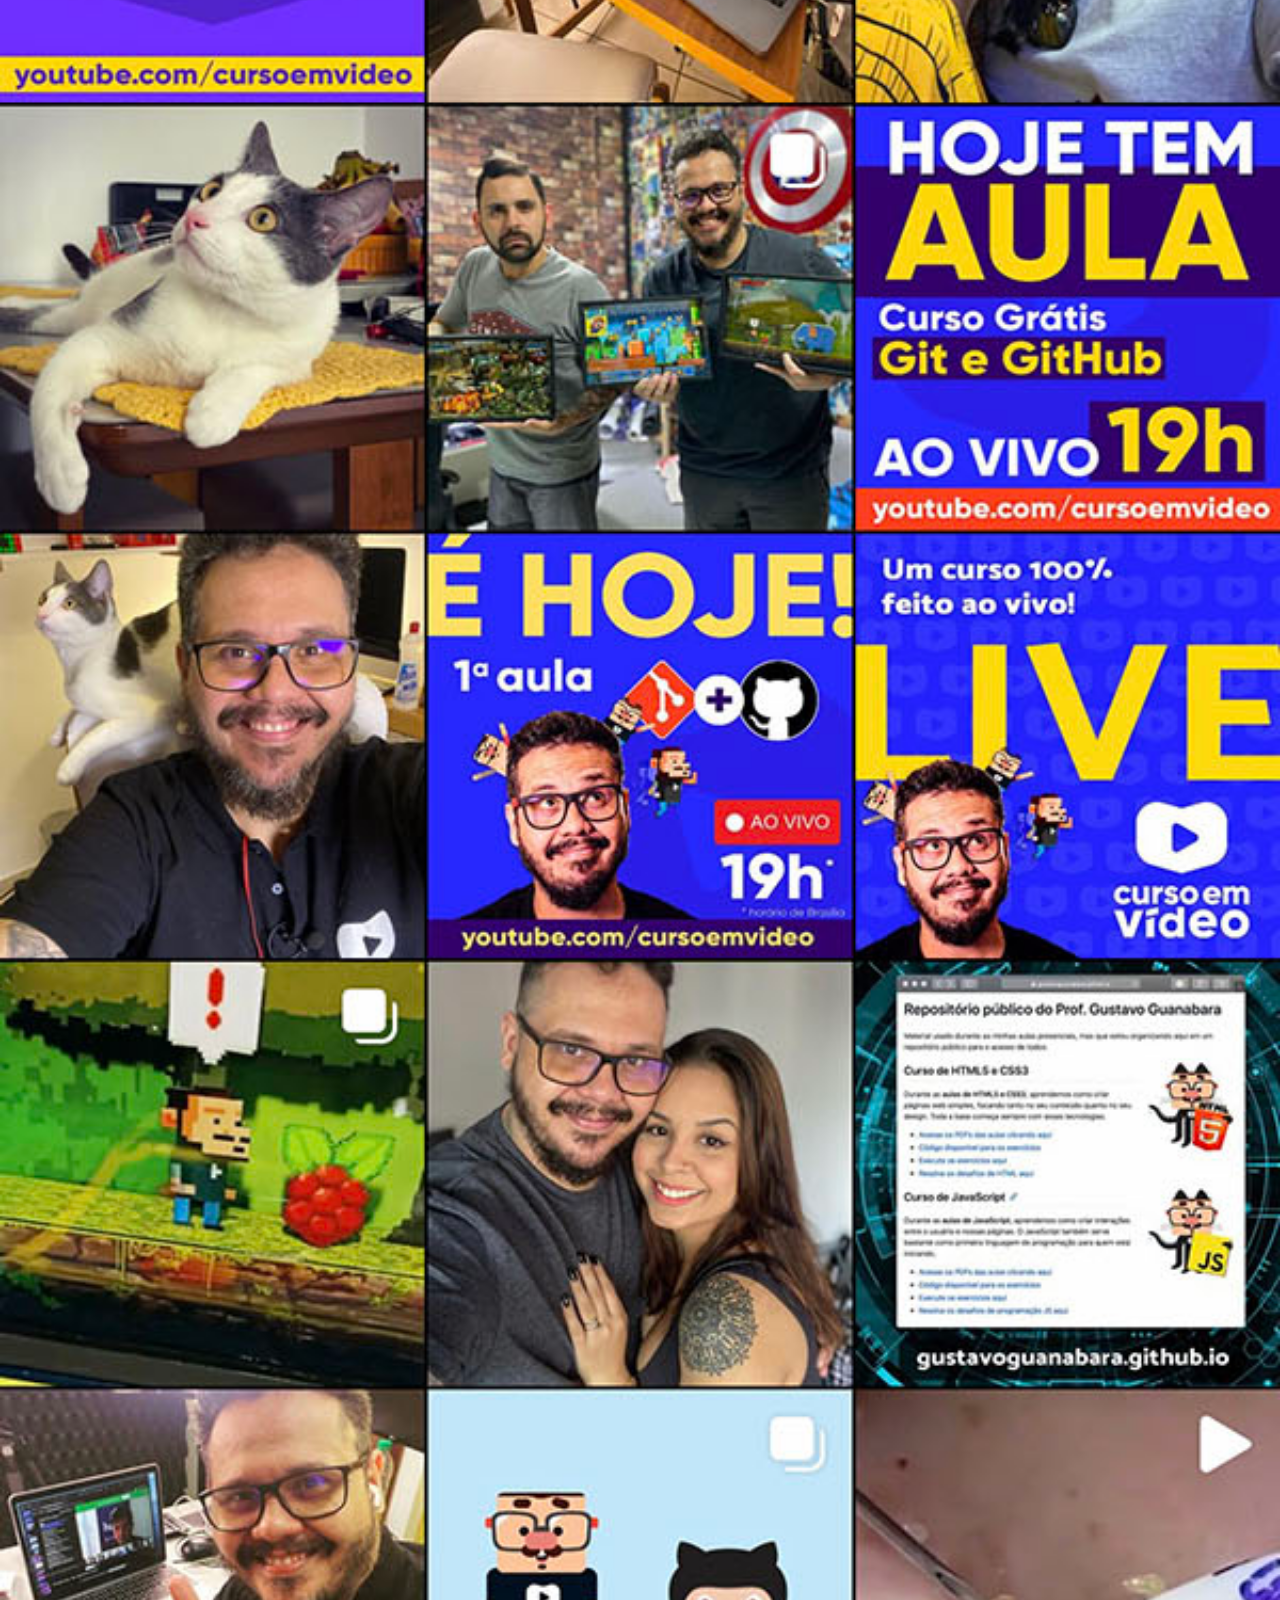
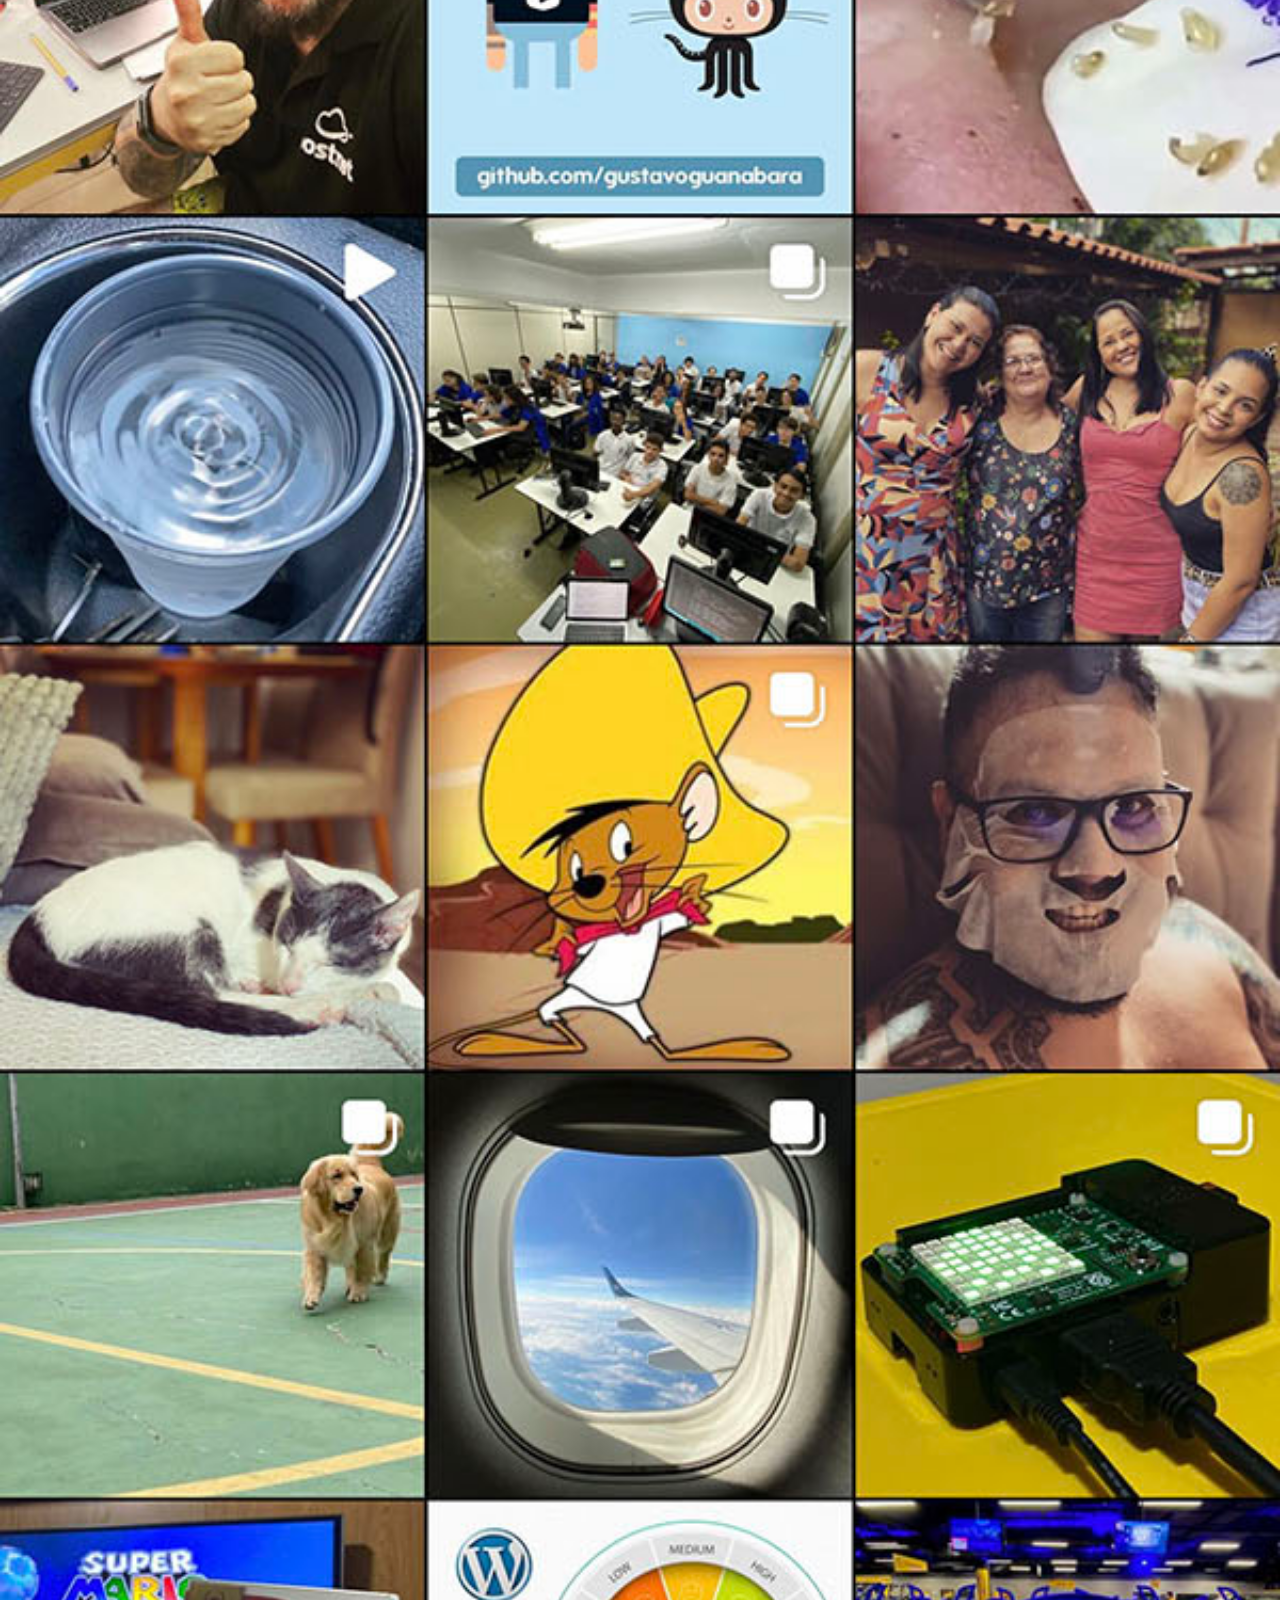
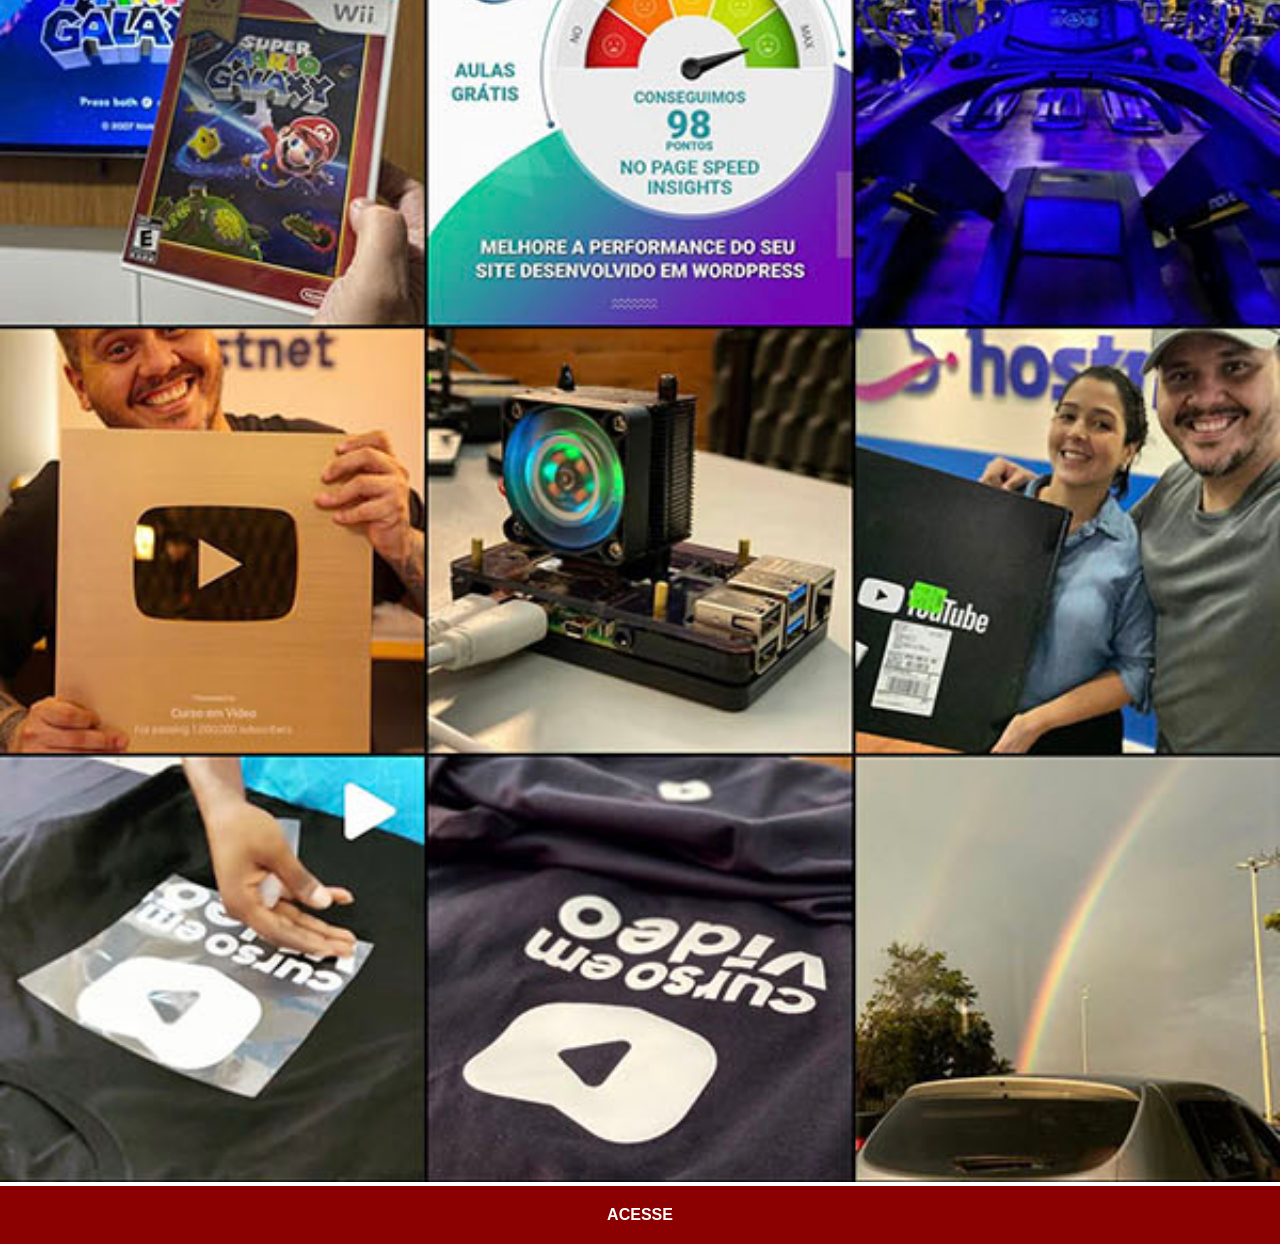
<file: instagram.html>
<!DOCTYPE html>
<html lang="pt-br">
<head>
    <meta charset="UTF-8">
    <meta name="viewport" content="width=device-width, initial-scale=1.0">
    <title>Instagram</title>
    <link rel="stylesheet" href="estilos/social.css">
</head>
<body>
    <img src="imagens/tela-instagram.jpg" alt="Instagram">
    <a href="https://www.instagram.com/joaolins2.0/" target="_blank">ACESSE</a>
</body>
</html>
</file>
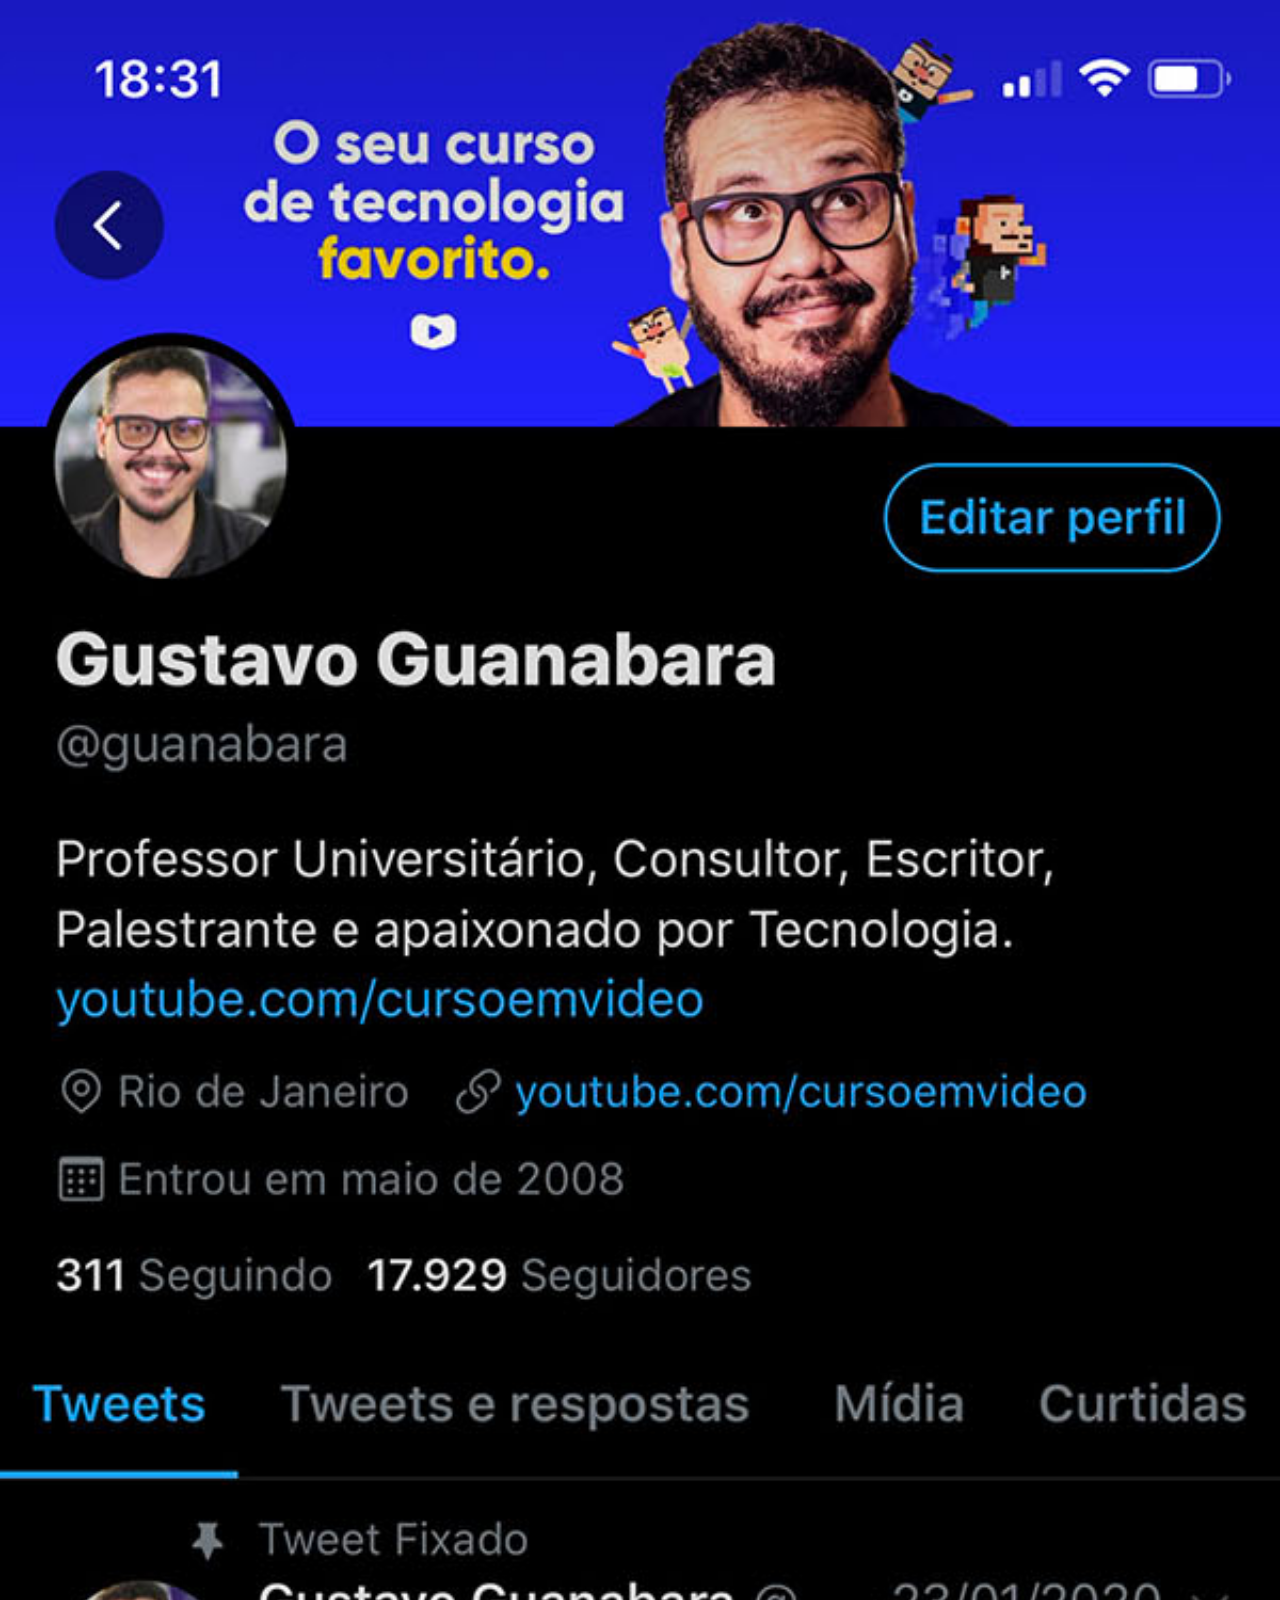
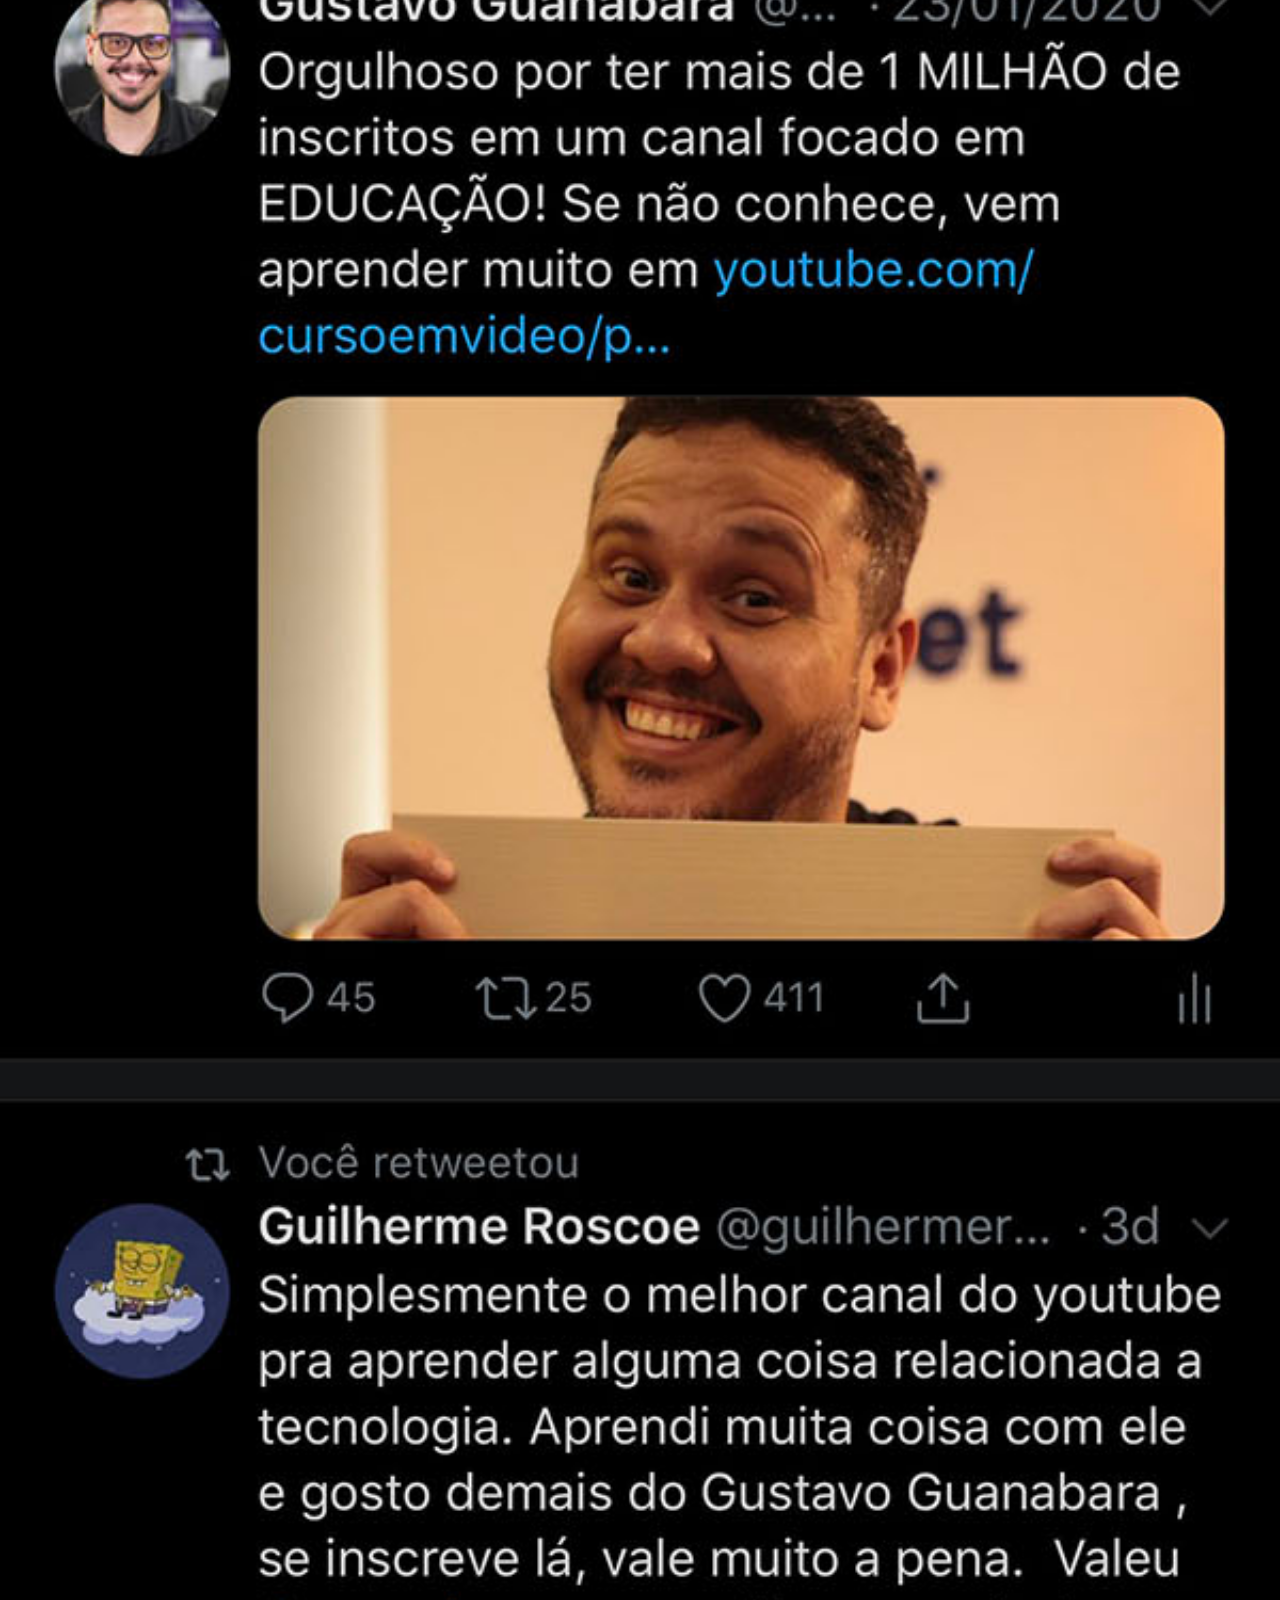
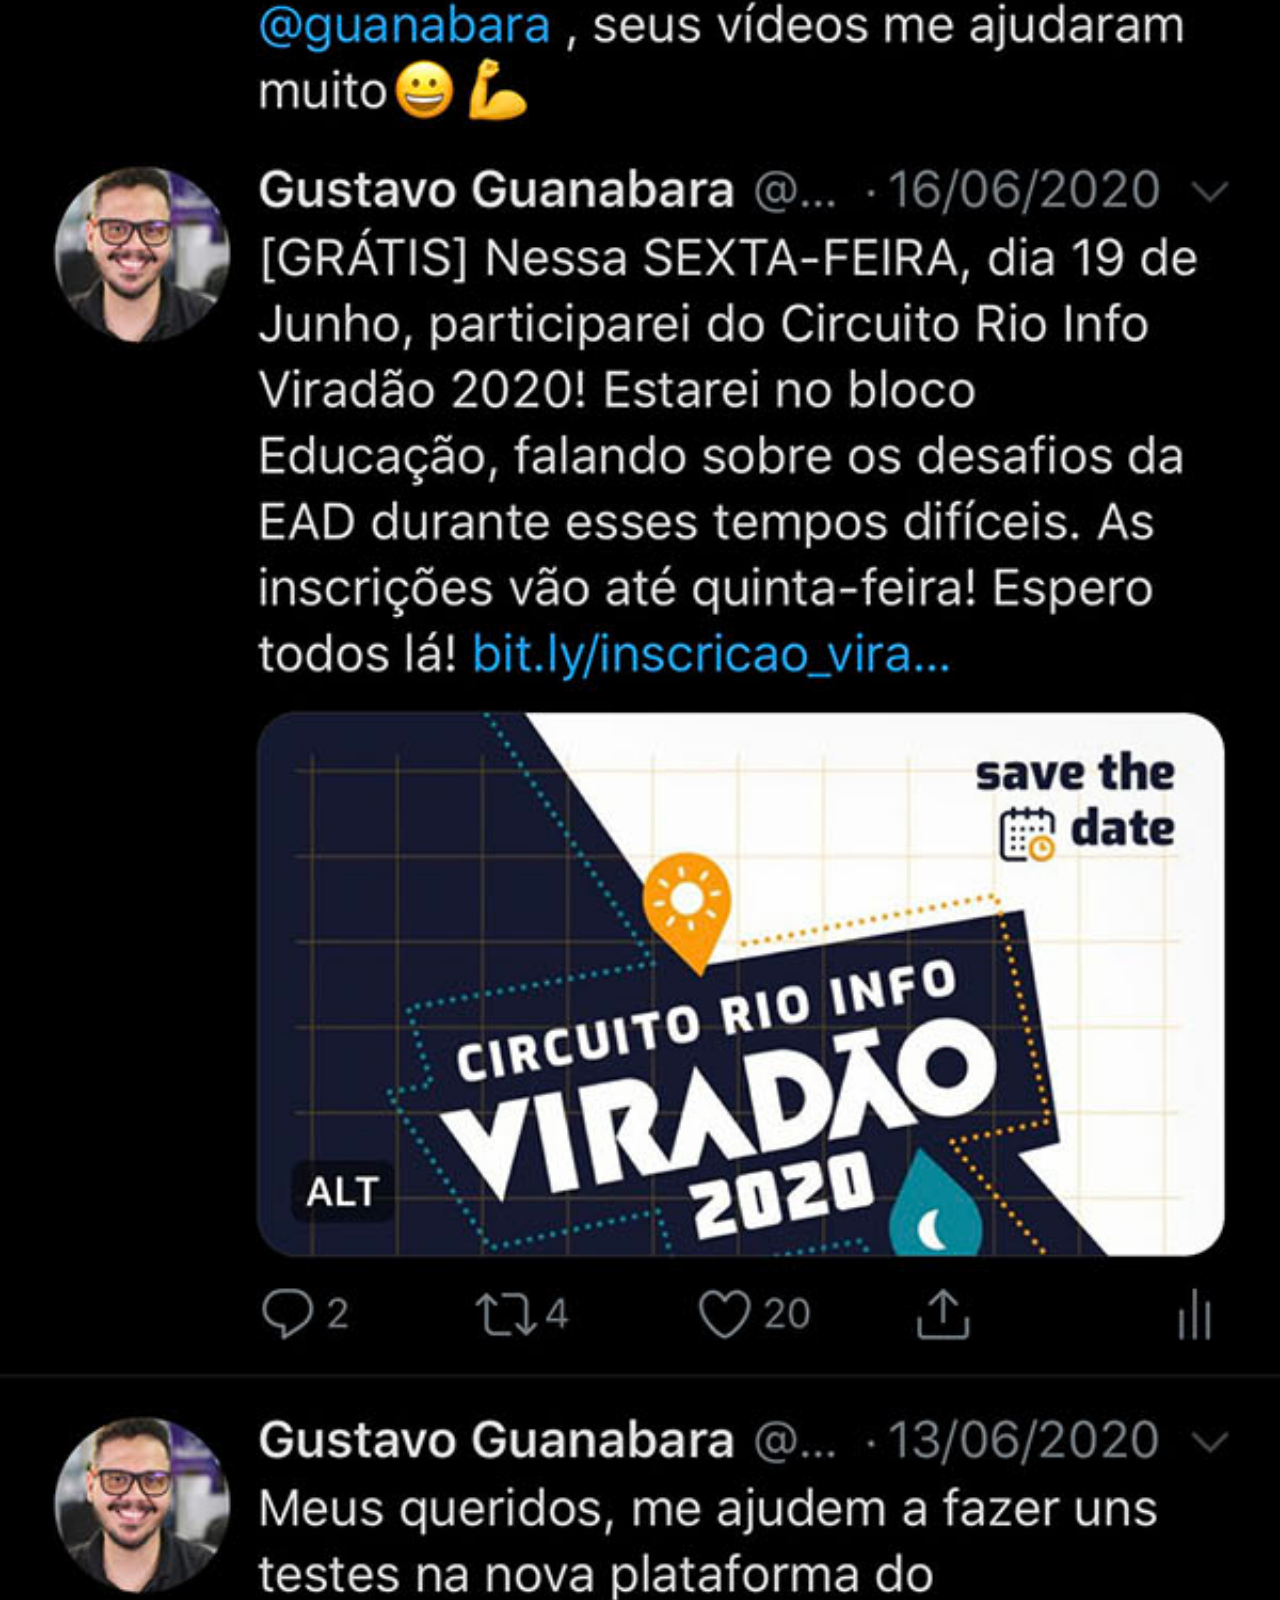
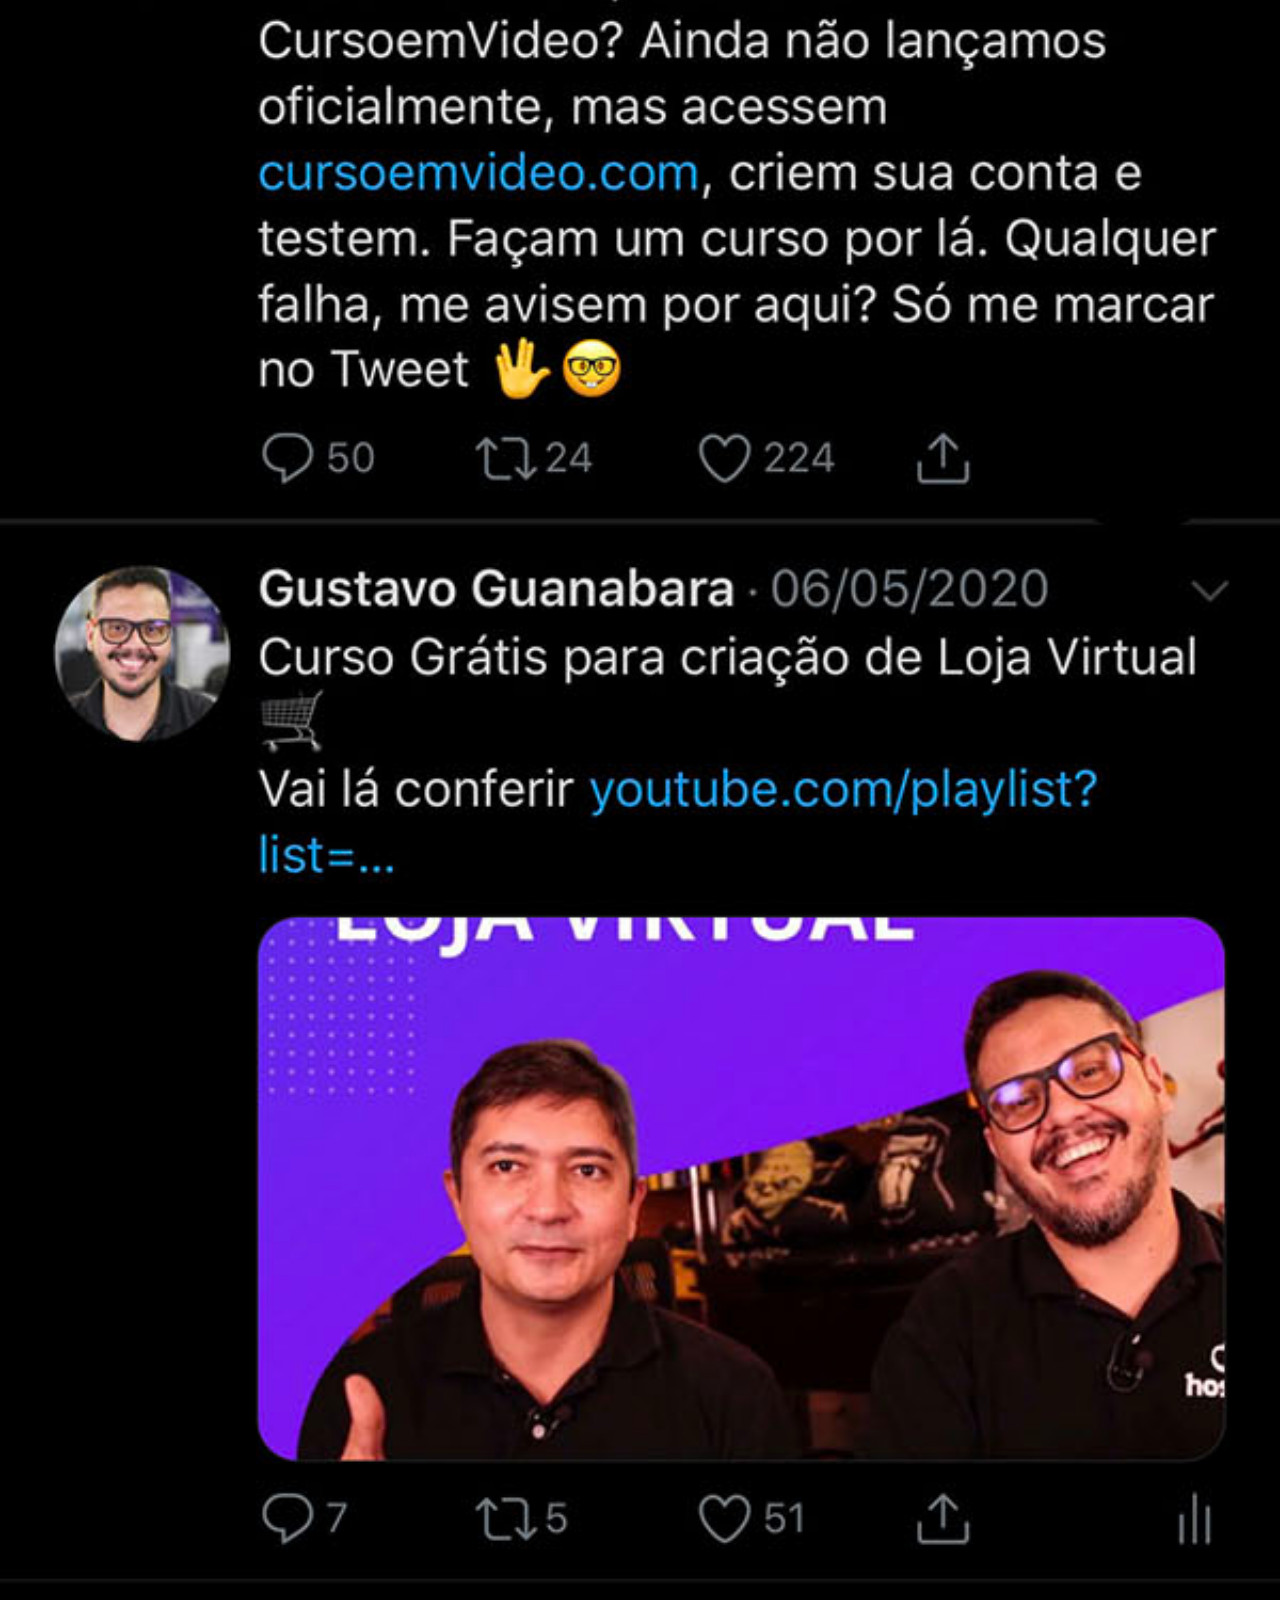
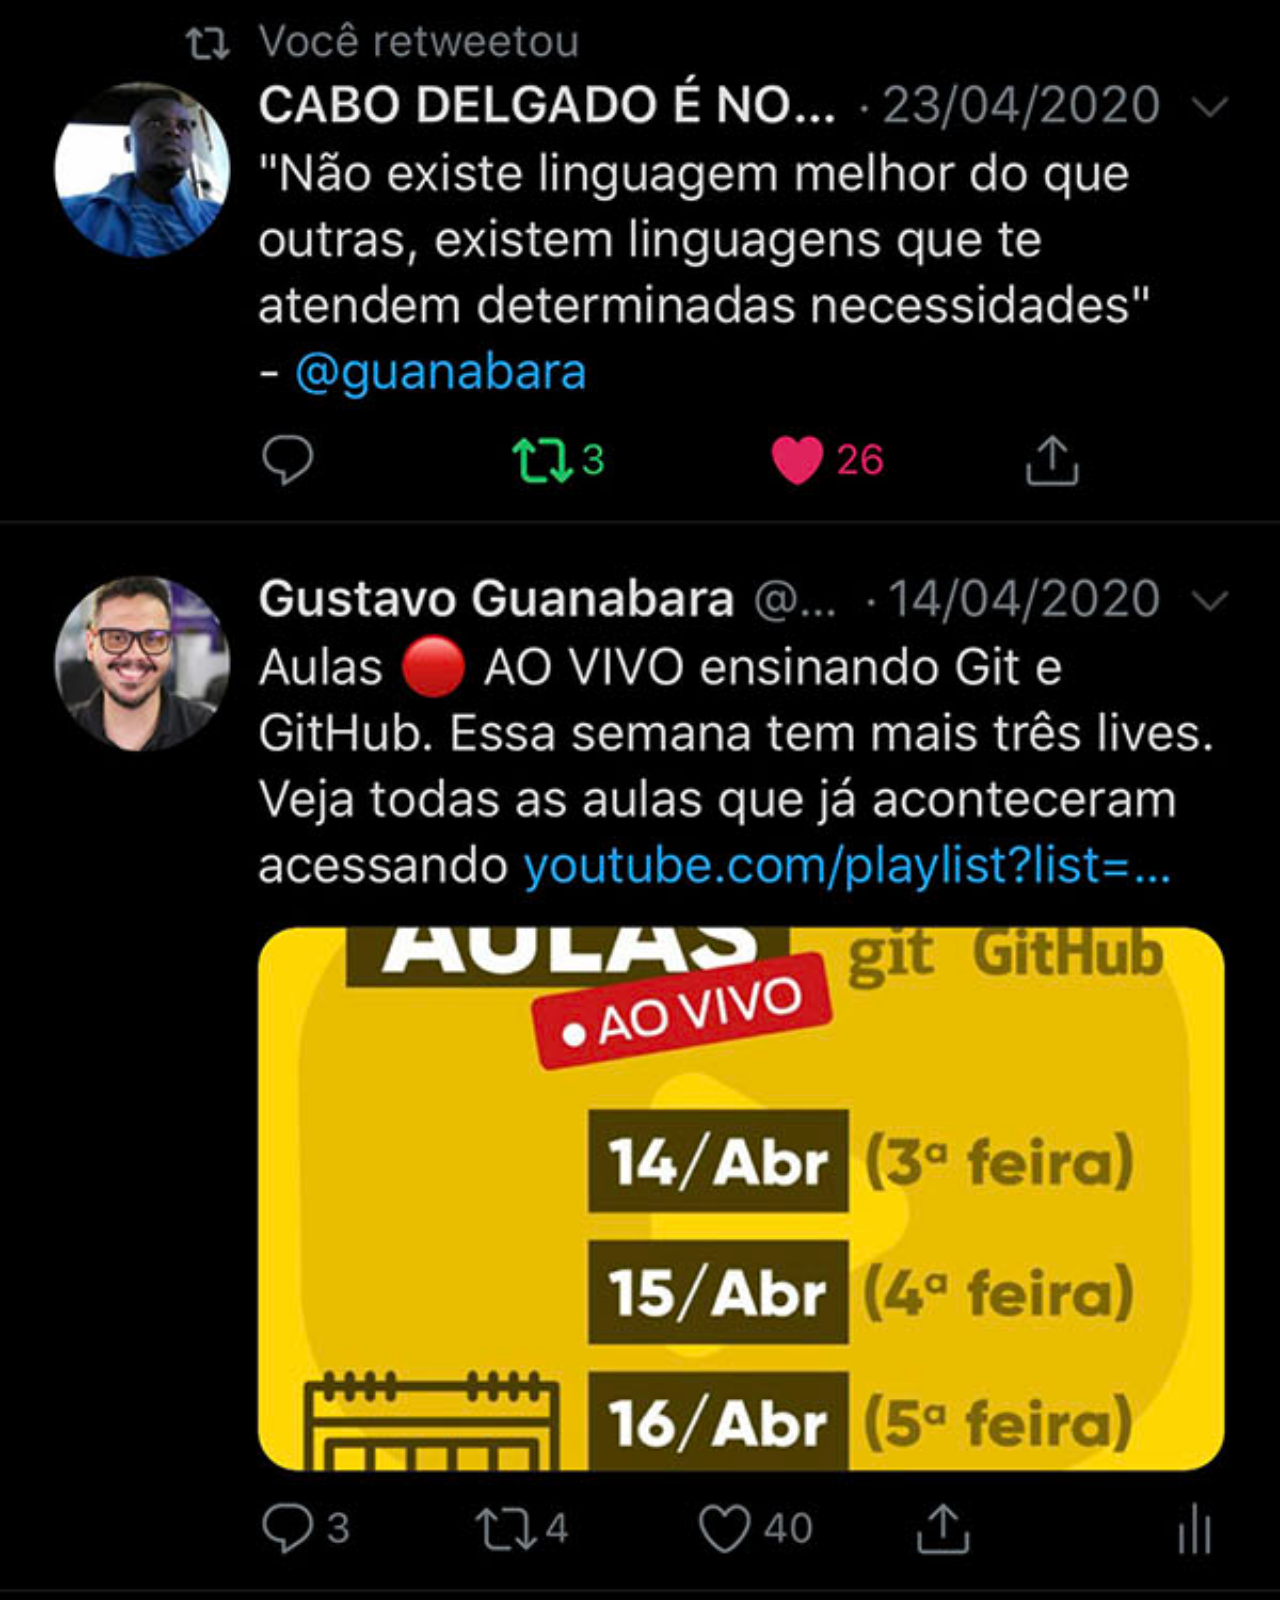
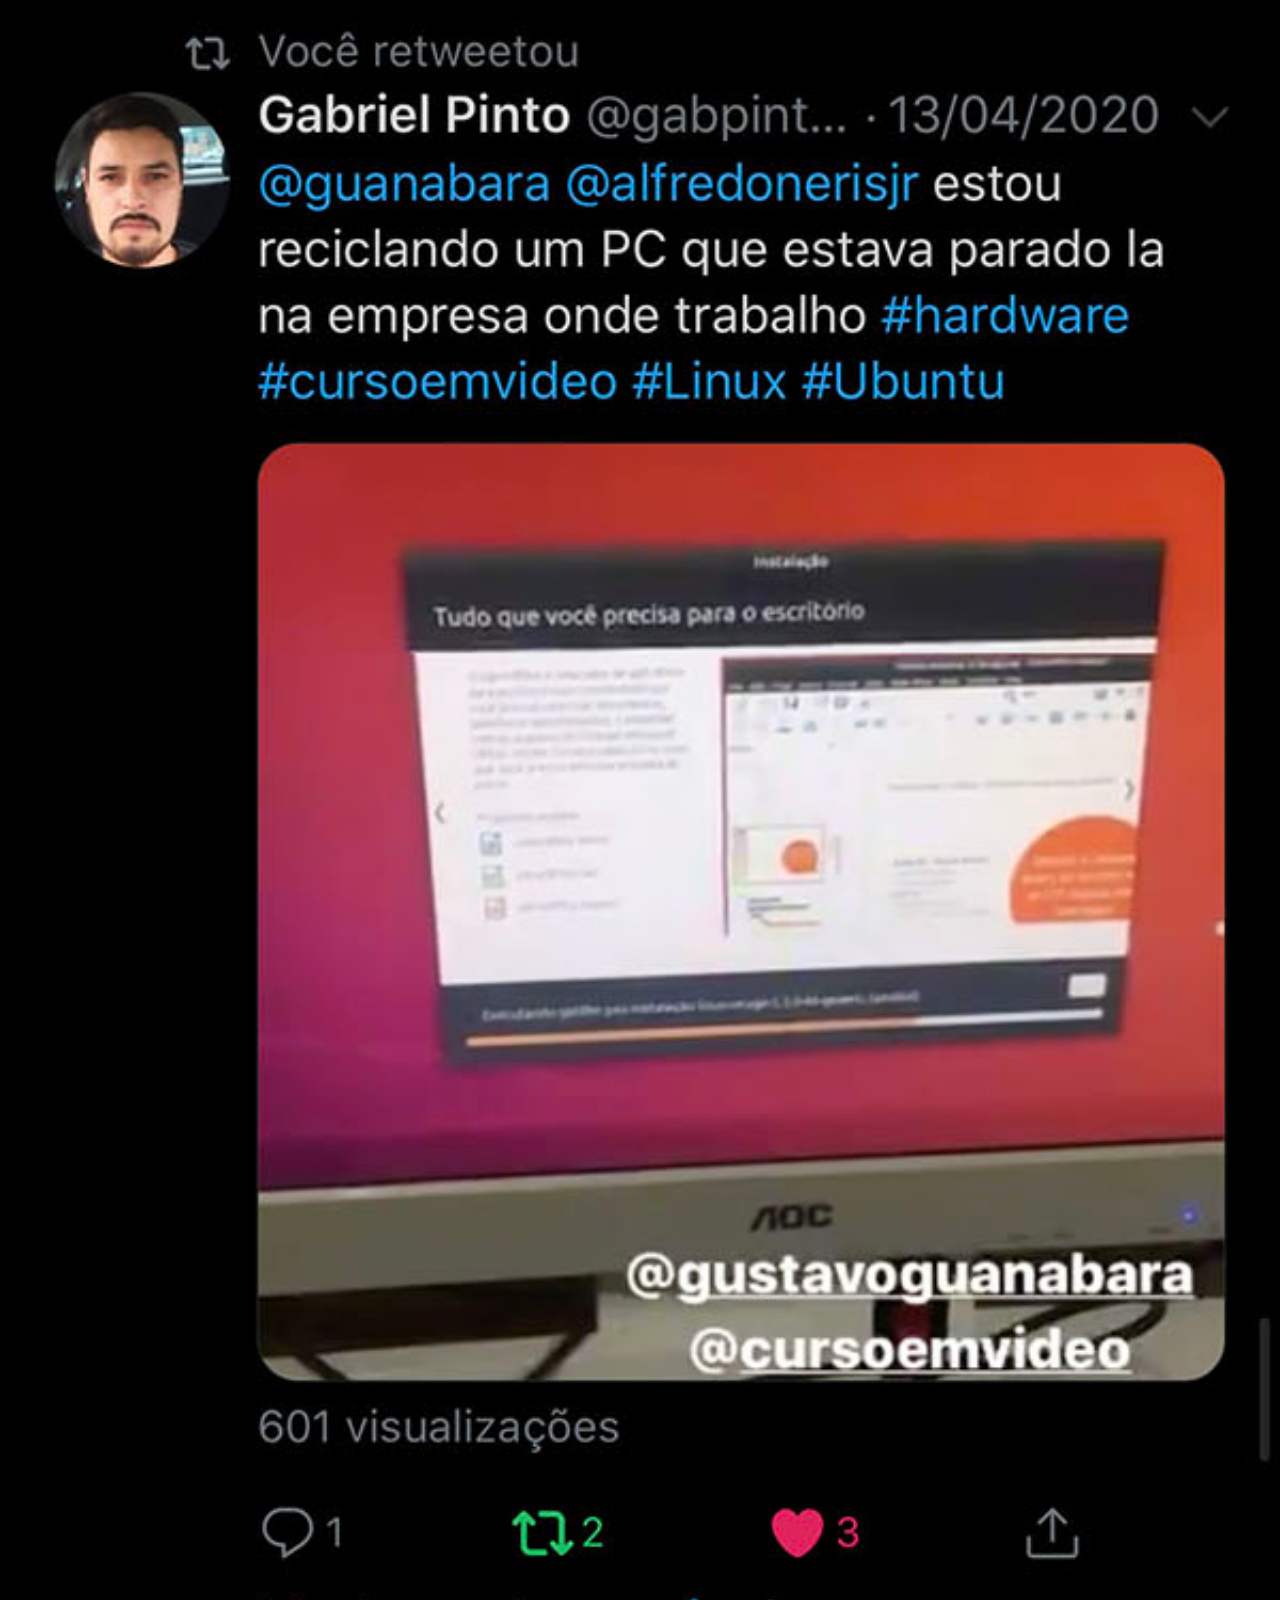
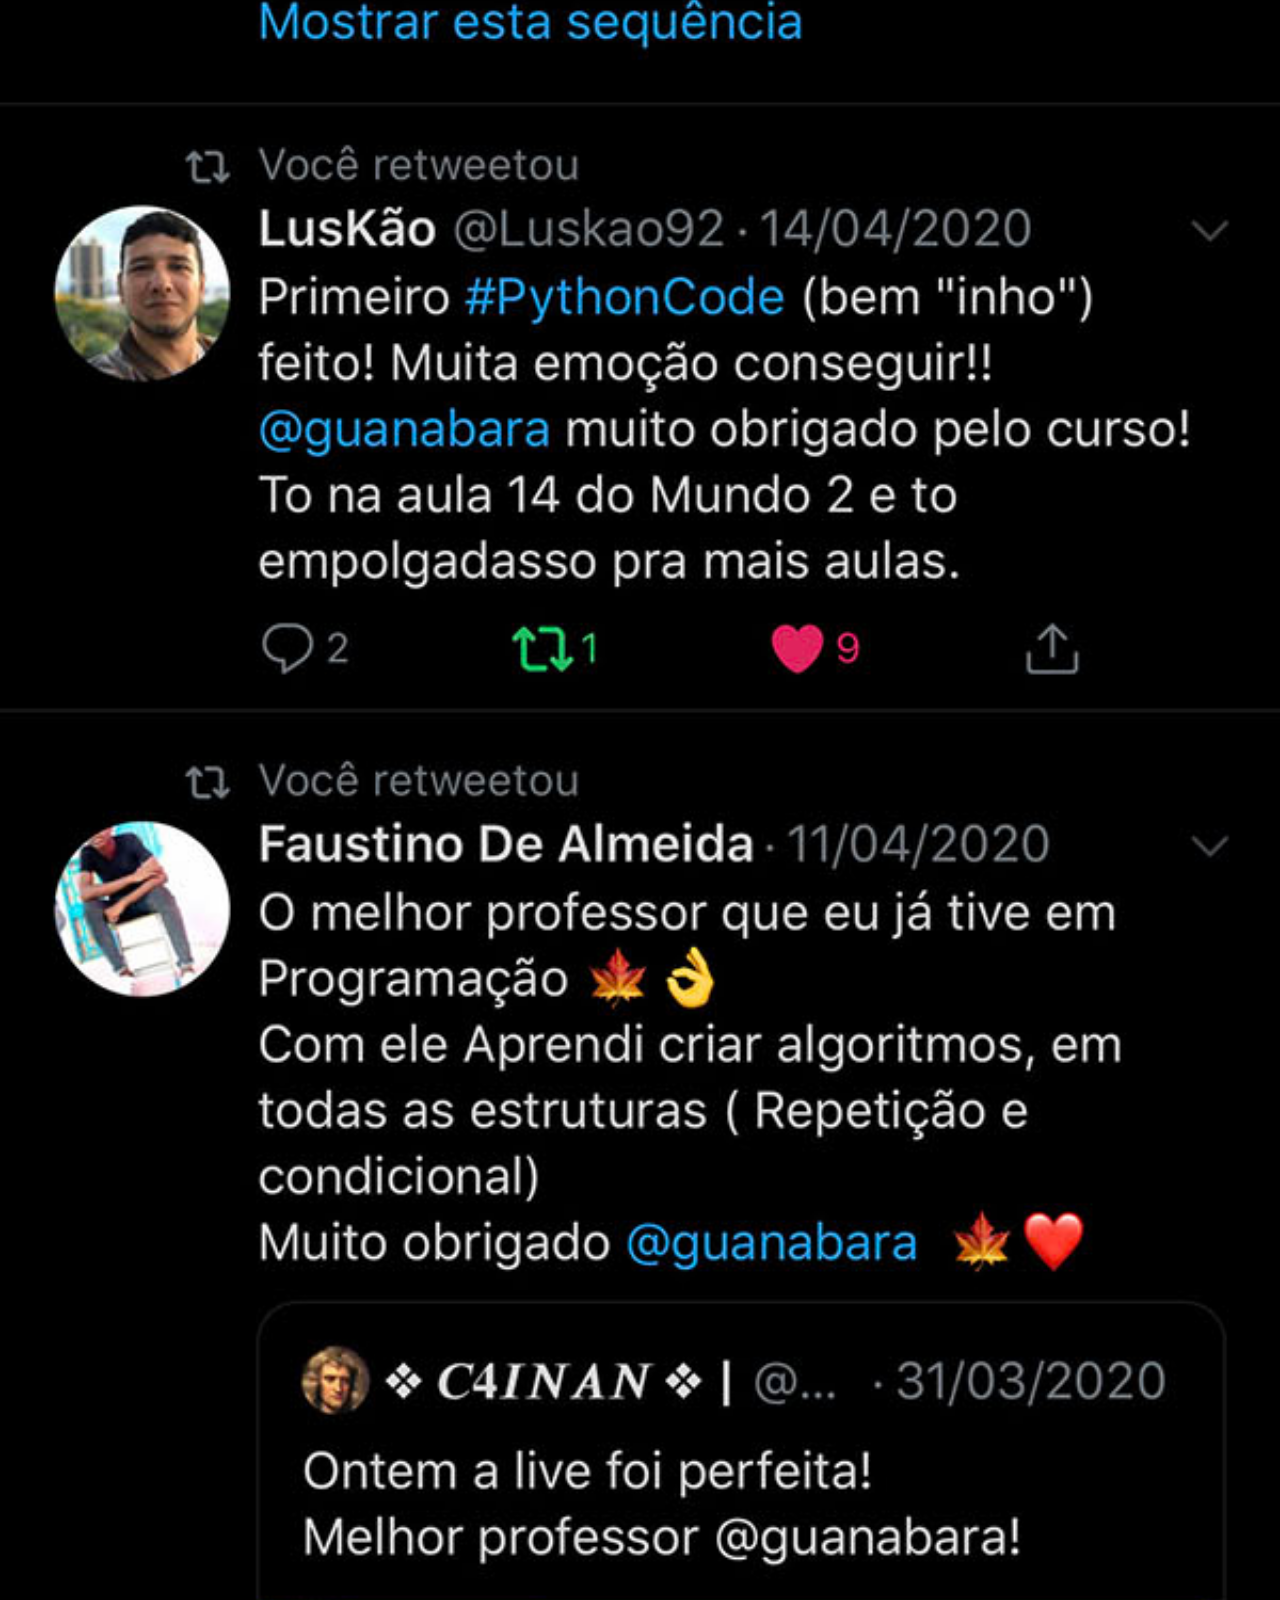
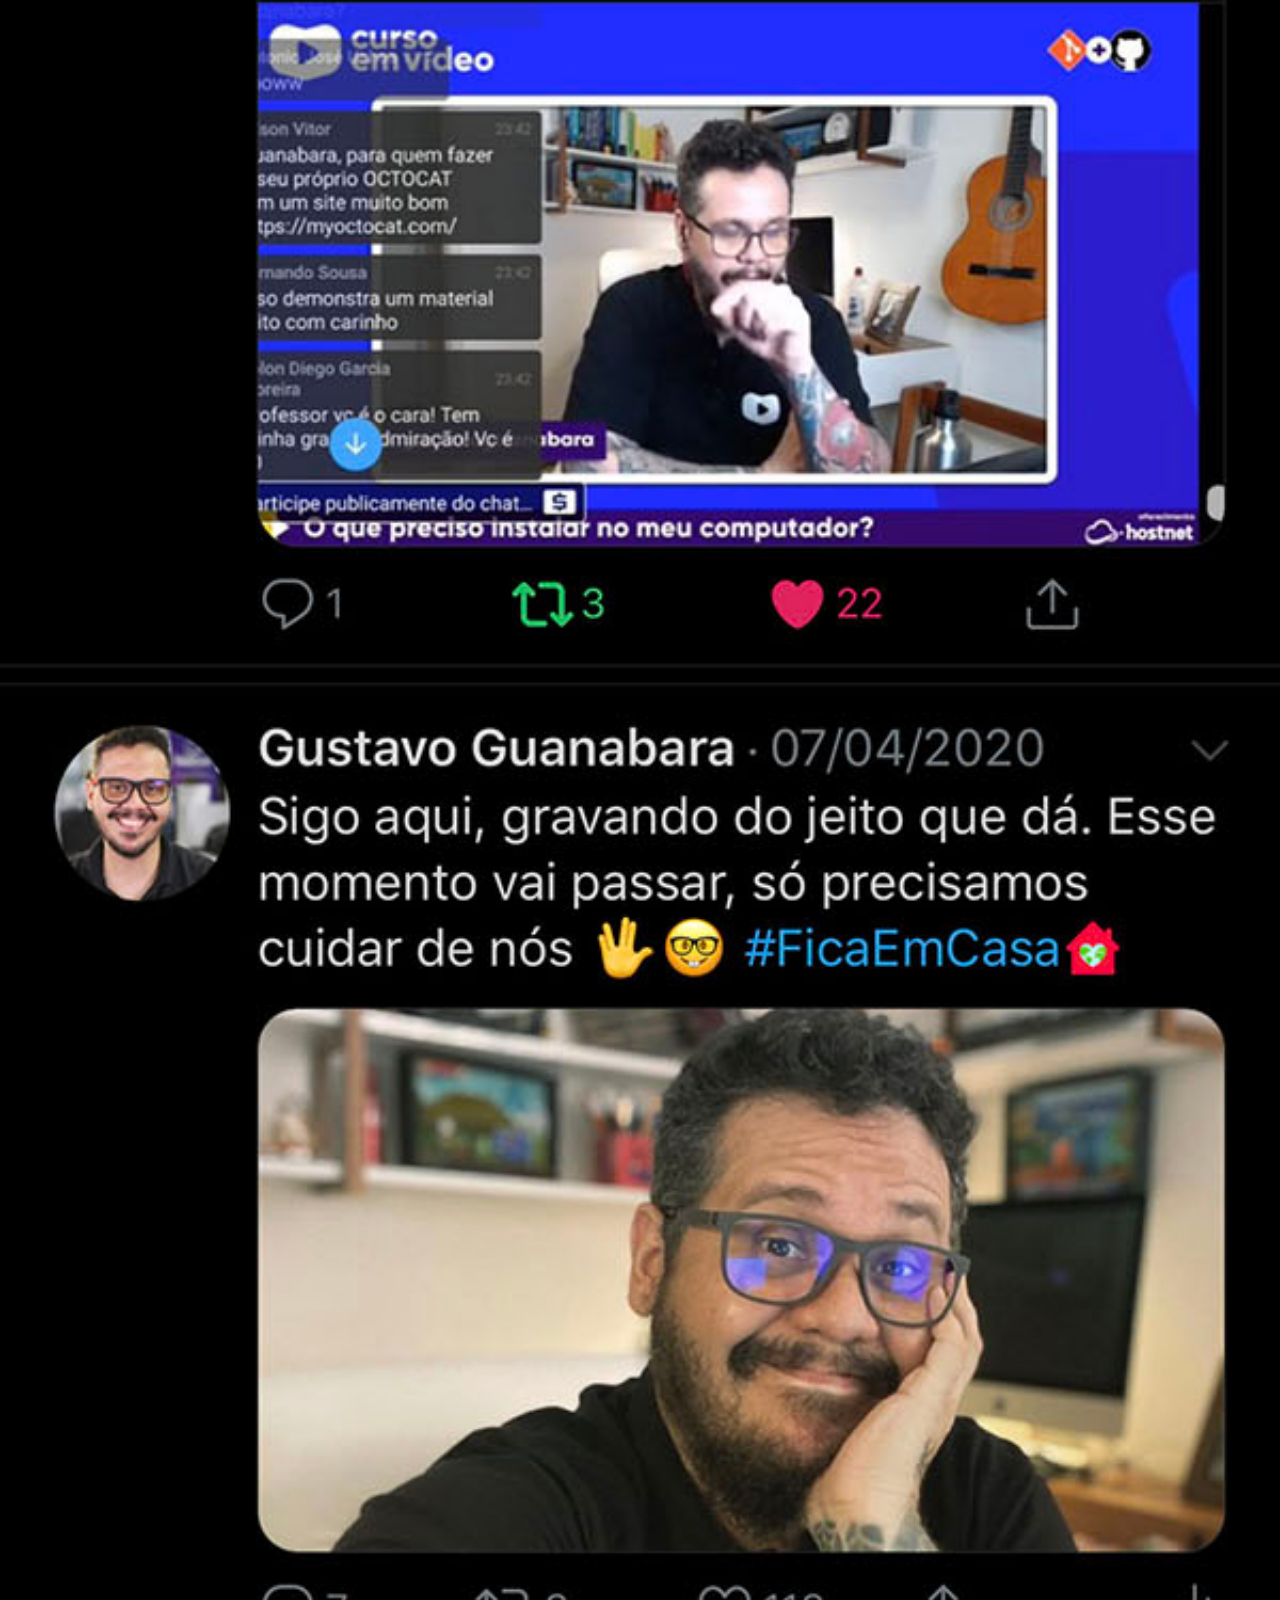
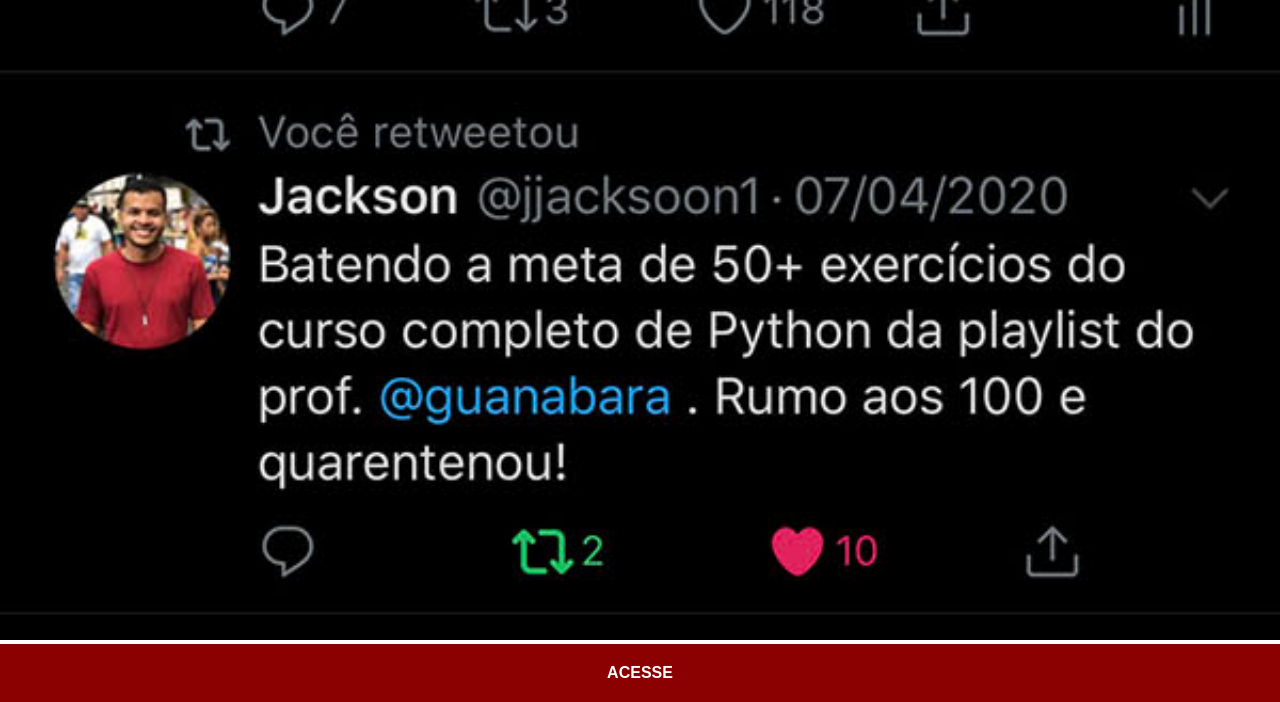
<file: twitter.html>
<!DOCTYPE html>
<html lang="pt-br">
<head>
    <meta charset="UTF-8">
    <meta name="viewport" content="width=device-width, initial-scale=1.0">
    <title>Twitter</title>
    <link rel="stylesheet" href="estilos/social.css">
</head>
<body>
    <img src="imagens/tela-twitter.jpg" alt="Twitter">
    <a href="https://x.com/JotaLins_" target="_blank">ACESSE</a>
</body>
</html>
</file>
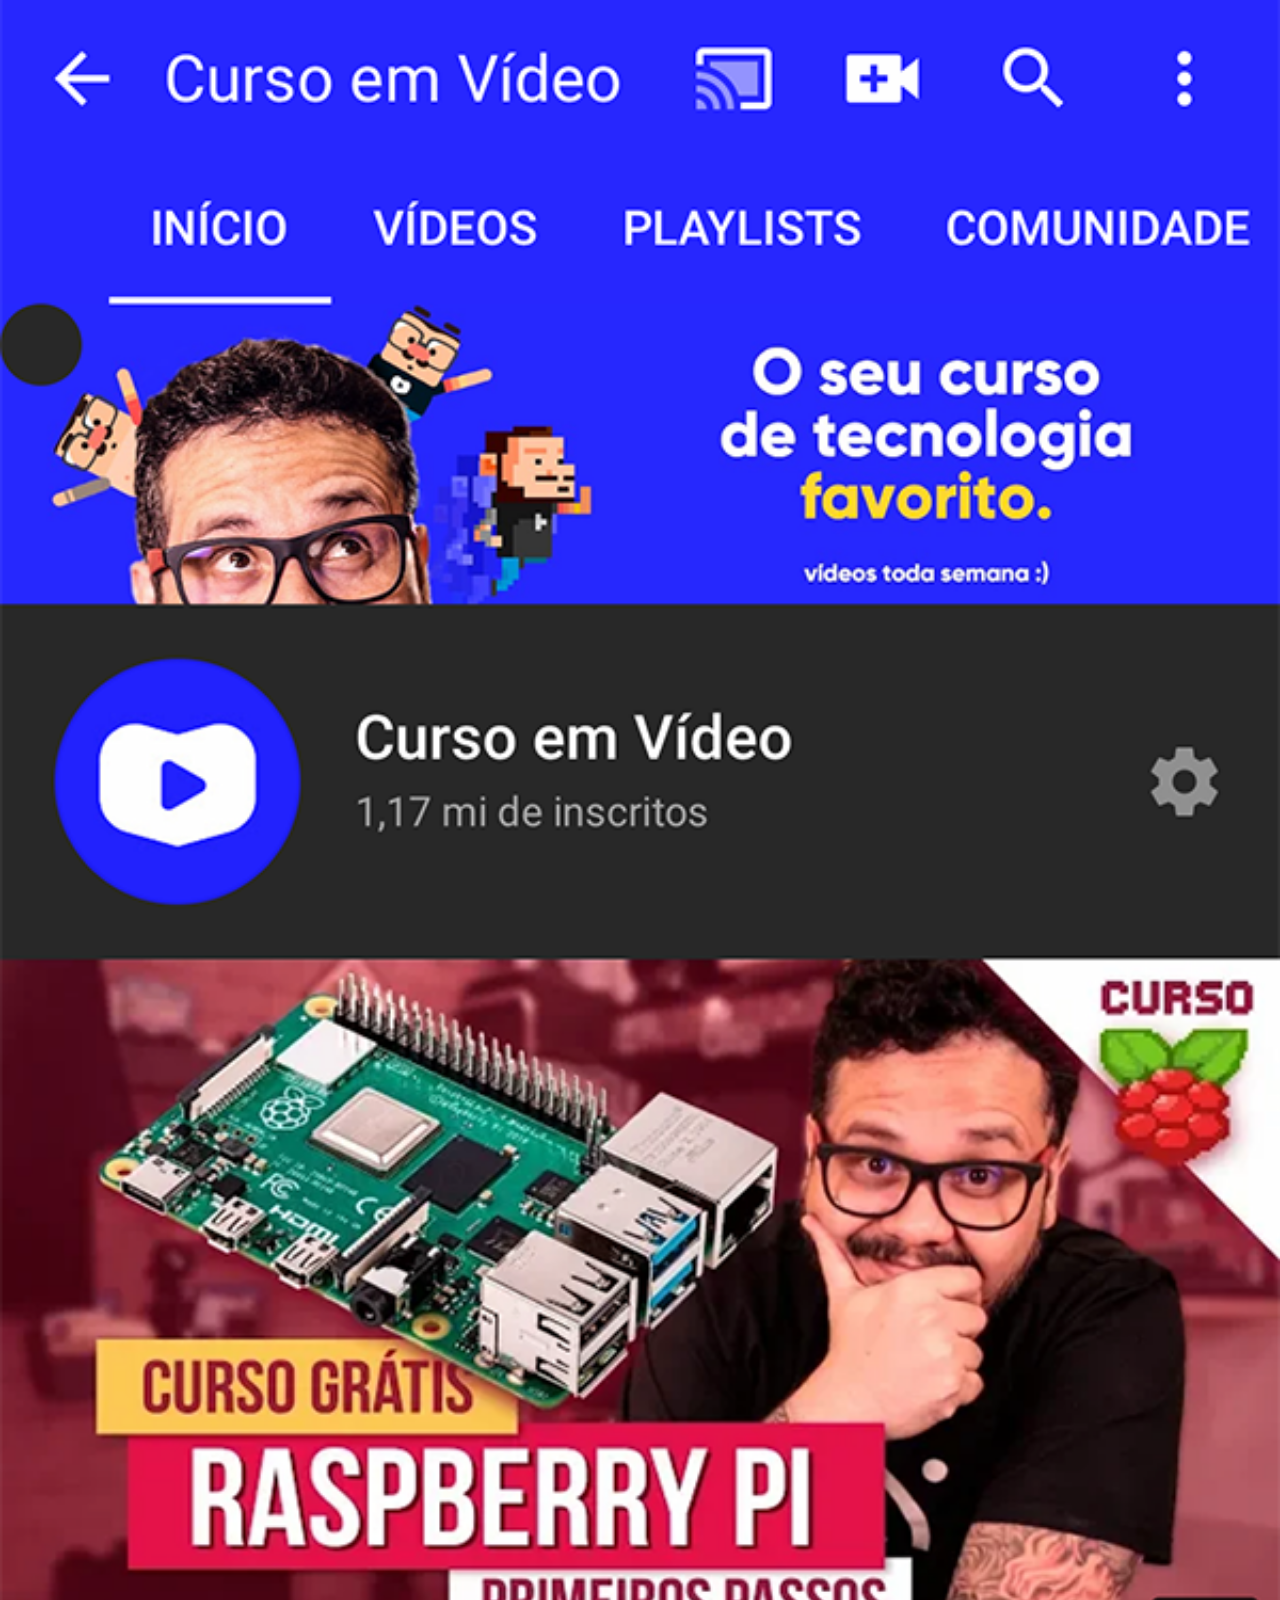
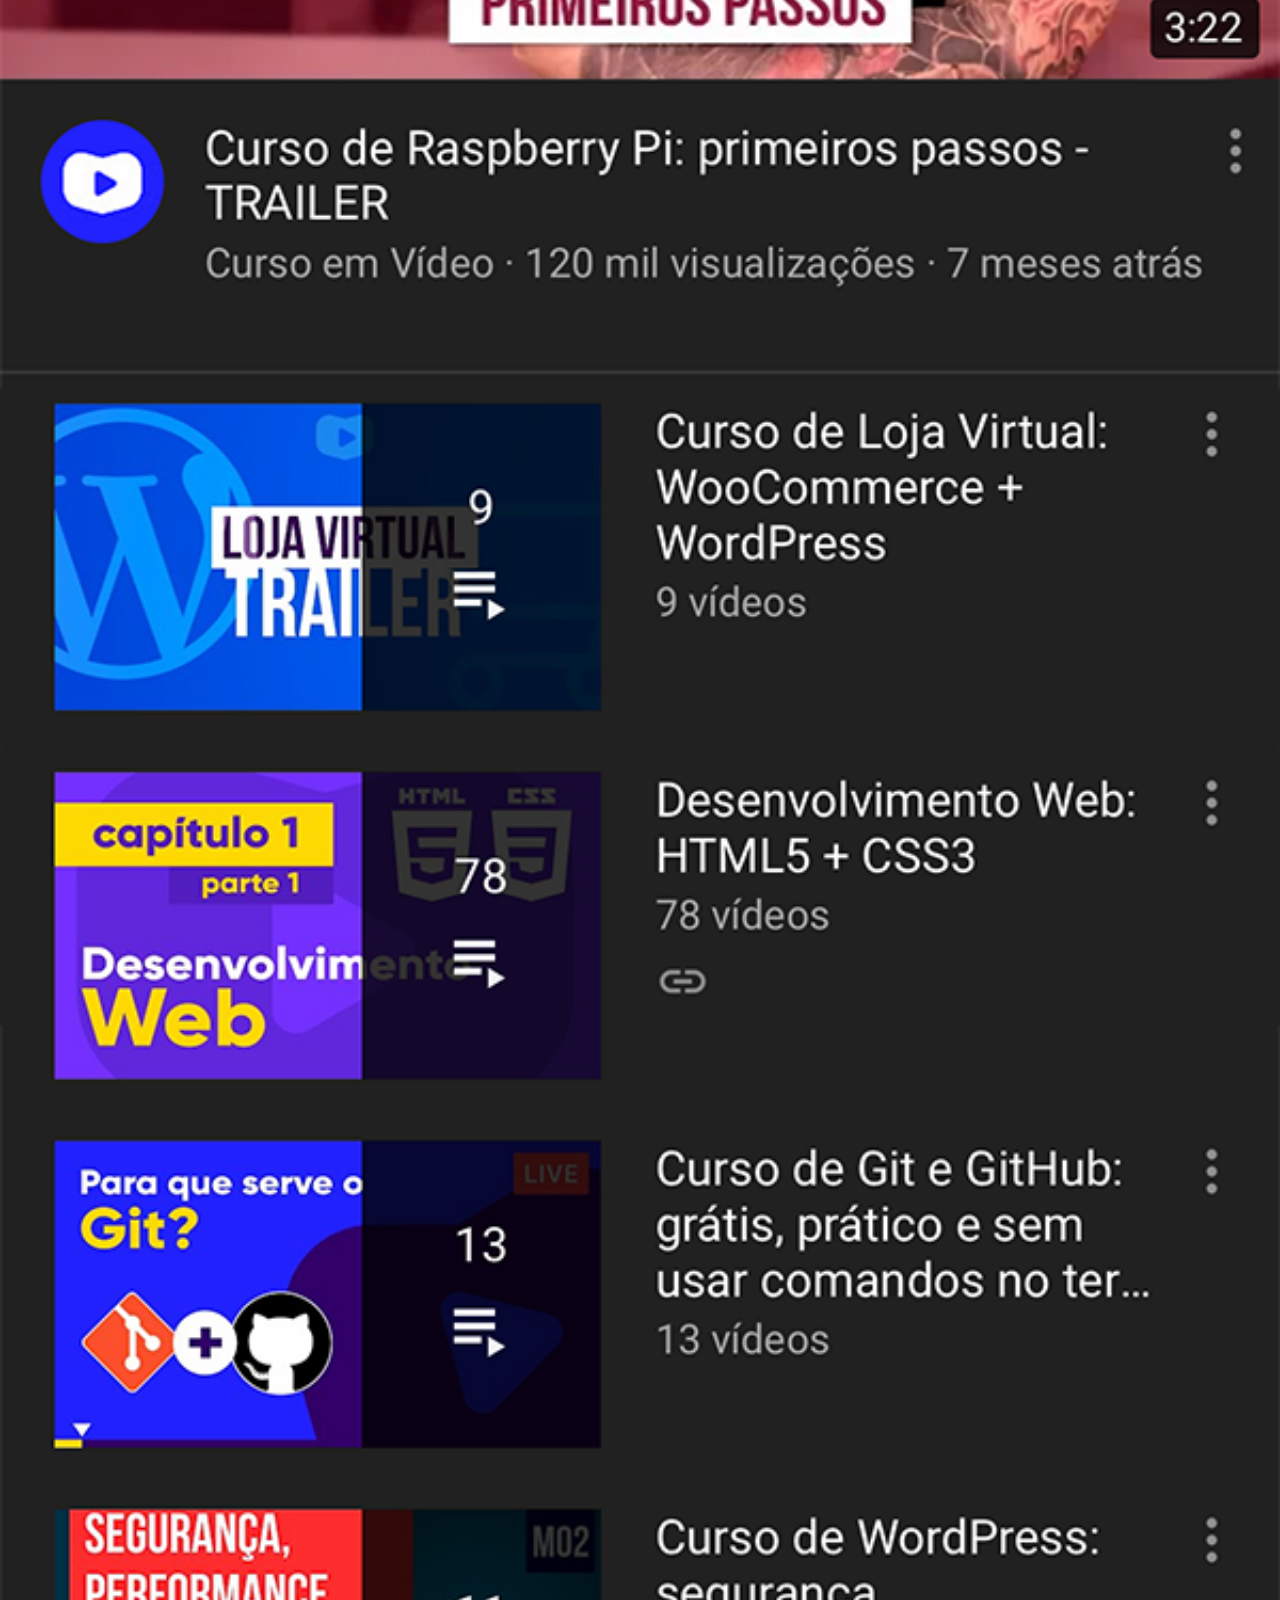
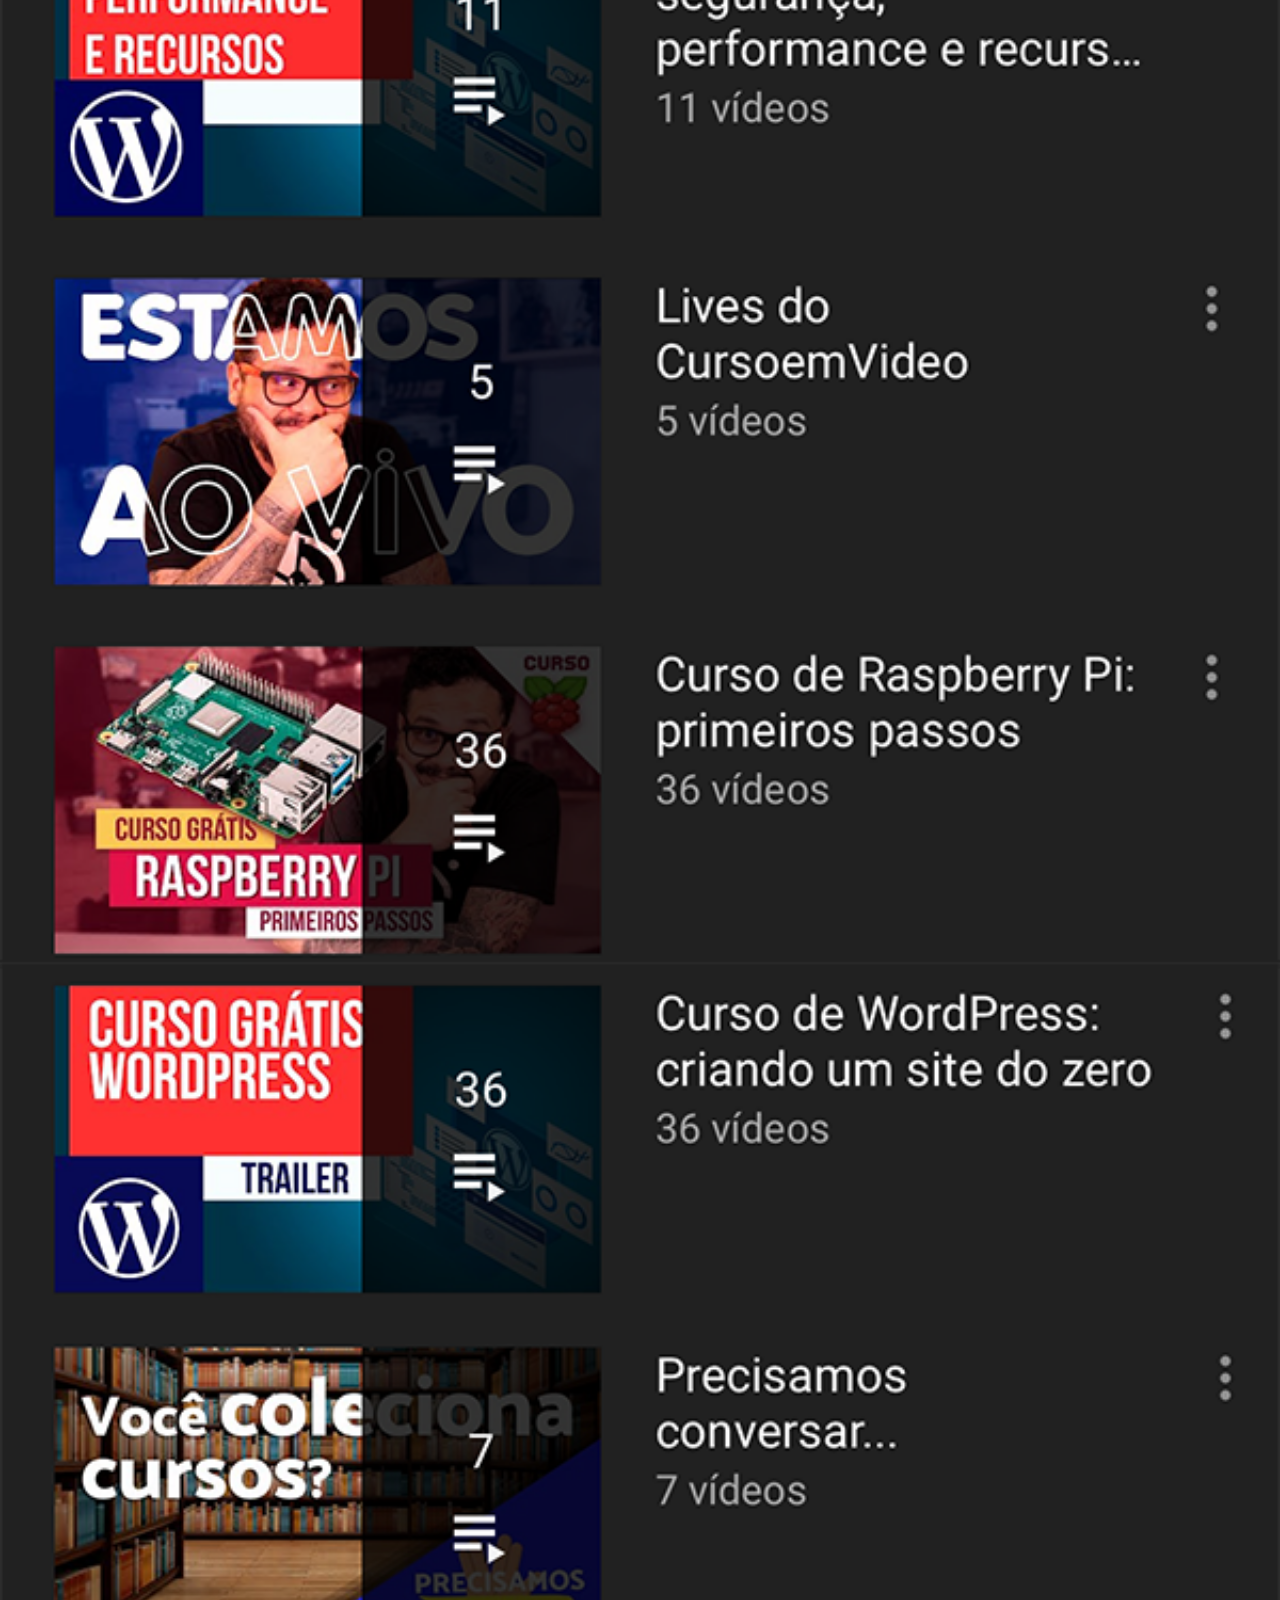
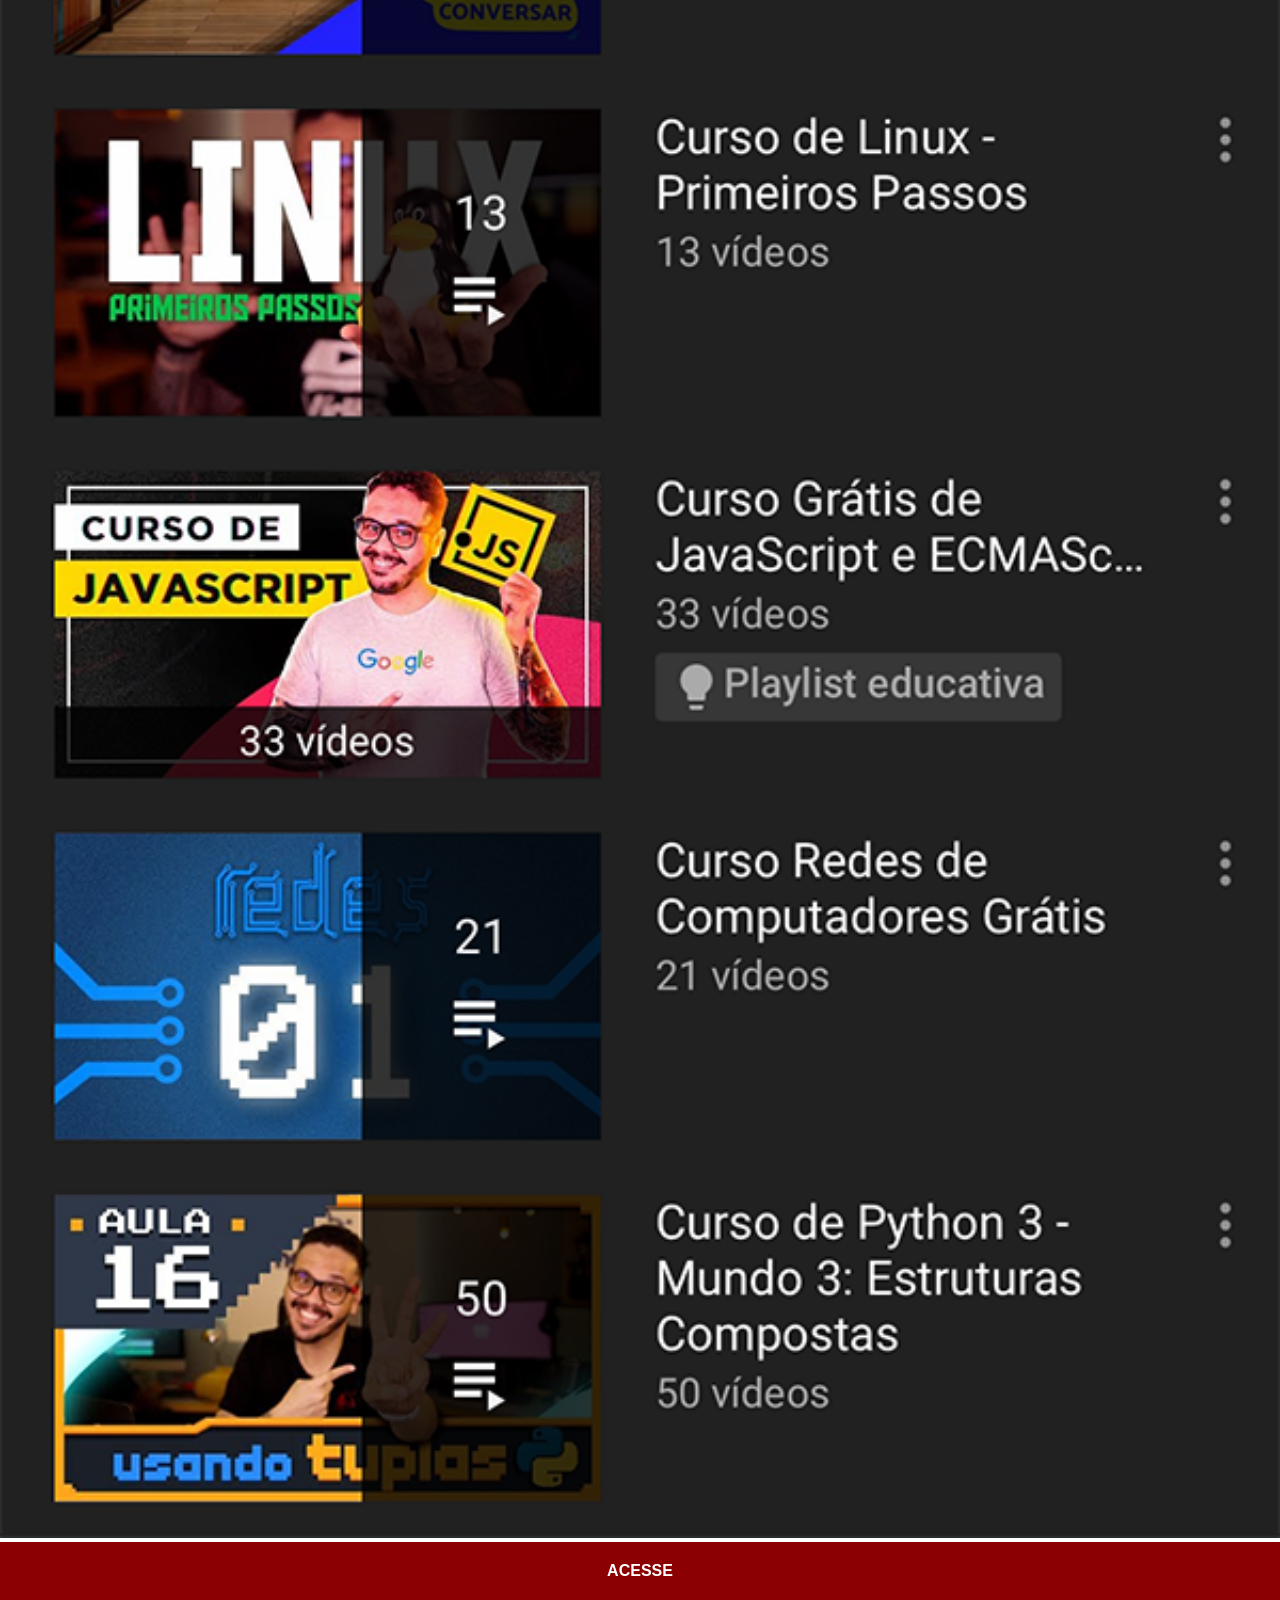
<file: youtube.html>
<!DOCTYPE html>
<html lang="pt-br">
<head>
    <meta charset="UTF-8">
    <meta name="viewport" content="width=device-width, initial-scale=1.0">
    <title>Youtube</title>
    <link rel="stylesheet" href="estilos/social.css">
</head>
<body>
    <img src="imagens/tela-youtube.png" alt="Youtube">
    <a href="https://www.youtube.com/@JotaLins_" target="_blank">ACESSE</a>
</body>
</html>
</file>
<file: estilos/style.css>
@charset "UTF-8";

* {
    margin: 0px;
    padding: 0px;
    font-family: Arial, Helvetica, sans-serif;
}

html, body {
    height: 100vh;
    width: 100vw;
    background-color: black;
}

body {
    background: url('../imagens/fundo-madeira.jpg') no-repeat top center;
    background-size: cover;
    background-attachment: fixed;
}

main {
    position: relative;
    height: 100vh;
}

section#telefone {
    position: absolute;
    top: 50%;
    left: 50%;
    transform: translate(-50%, -50%);

    height: 627px;
    width: 311px;
    background-color: blue;
    background: url('../imagens/frame-iphone.png') no-repeat;
}

iframe#tela {
    position: relative;
    top: 80px;
    left: 22px;
    width: 267px;
    height: 471px;
}

section#redes-sociais {
    text-align: right;
}

section#redes-sociais img {
    width: 50px;
    margin: 10px;
    border-radius: 50%;
    box-shadow: 2px 2px 5px rgba(0, 0, 0, 0.400);
    box-sizing: border-box;
}

section#redes-sociais img:hover {
    border: 2px solid rgba(255, 255, 255, 0.637);
    transform: translate(-3px, -3px);
    box-shadow:5px 5px 10px rgba(0, 0, 0, 0.623);
    transition: transform .3s, border 1s;
}
</file>
<file: estilos/social.css>
@charset "UTF-8";

    * {
        margin: 0px;
        padding: 0px;
        font-family: Arial, Helvetica, sans-serif;
    }

    ::-webkit-scrollbar {
        width: 0px;
        height: 0px;
    }

    img {
        width: 100vw;
    }

    a {
        display: block;
        background-color: darkred;
        color: white;
        padding: 20px;
        text-align: center;
        font-weight: bolder;
        text-decoration: none;
    }

    a:hover {
        background-color: red;
    }
</file>
